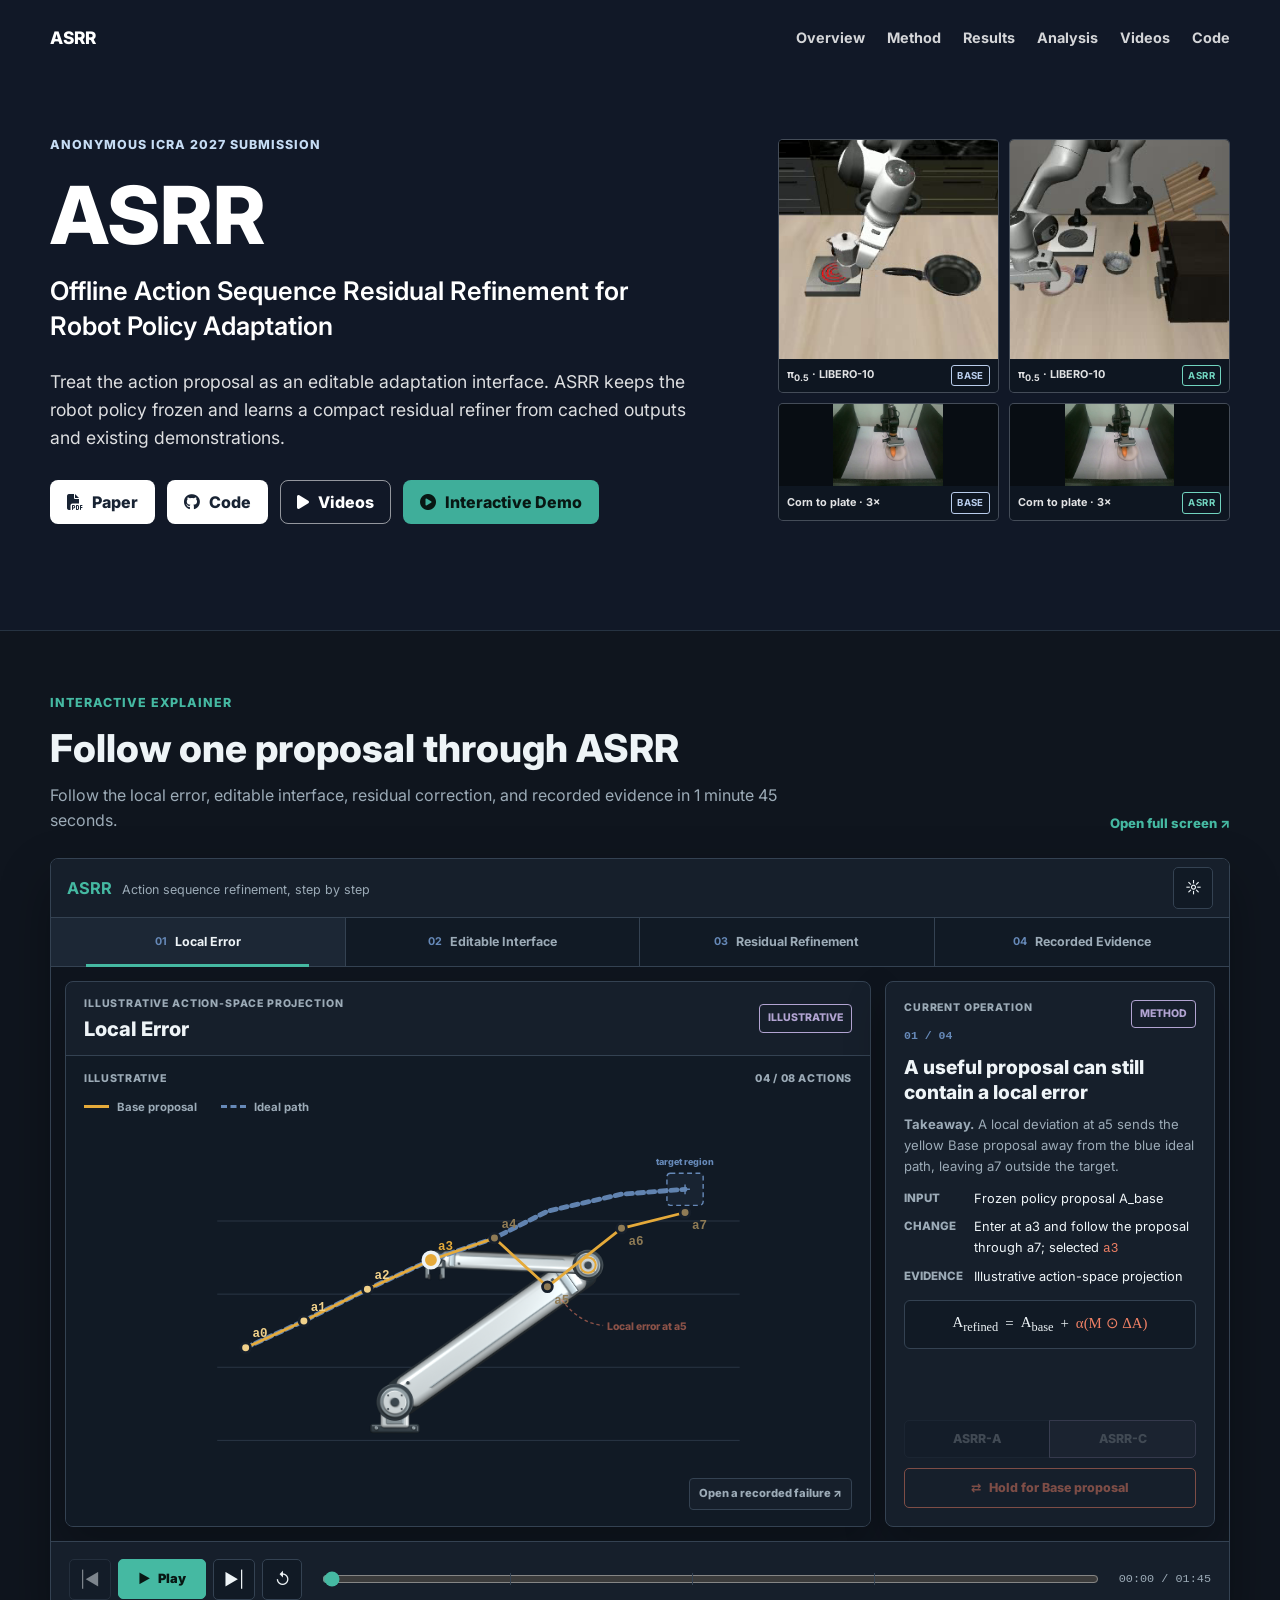
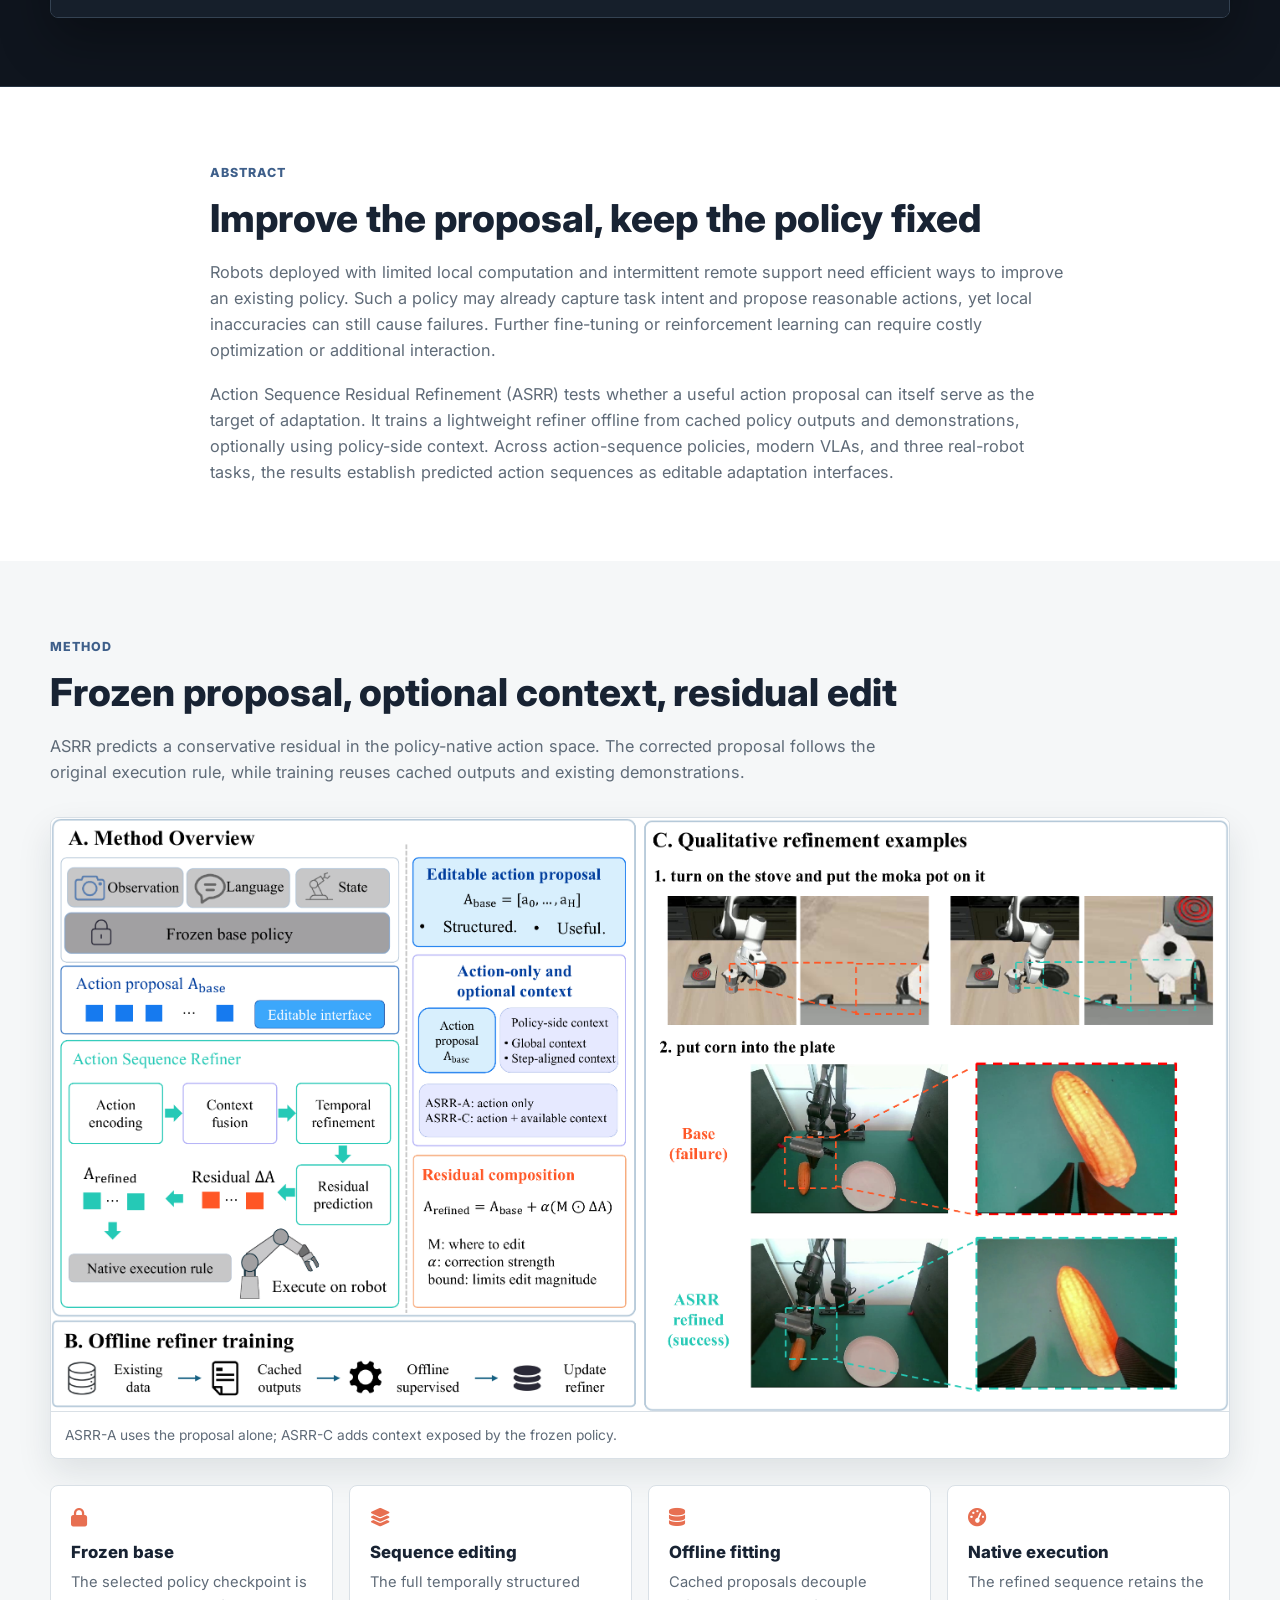
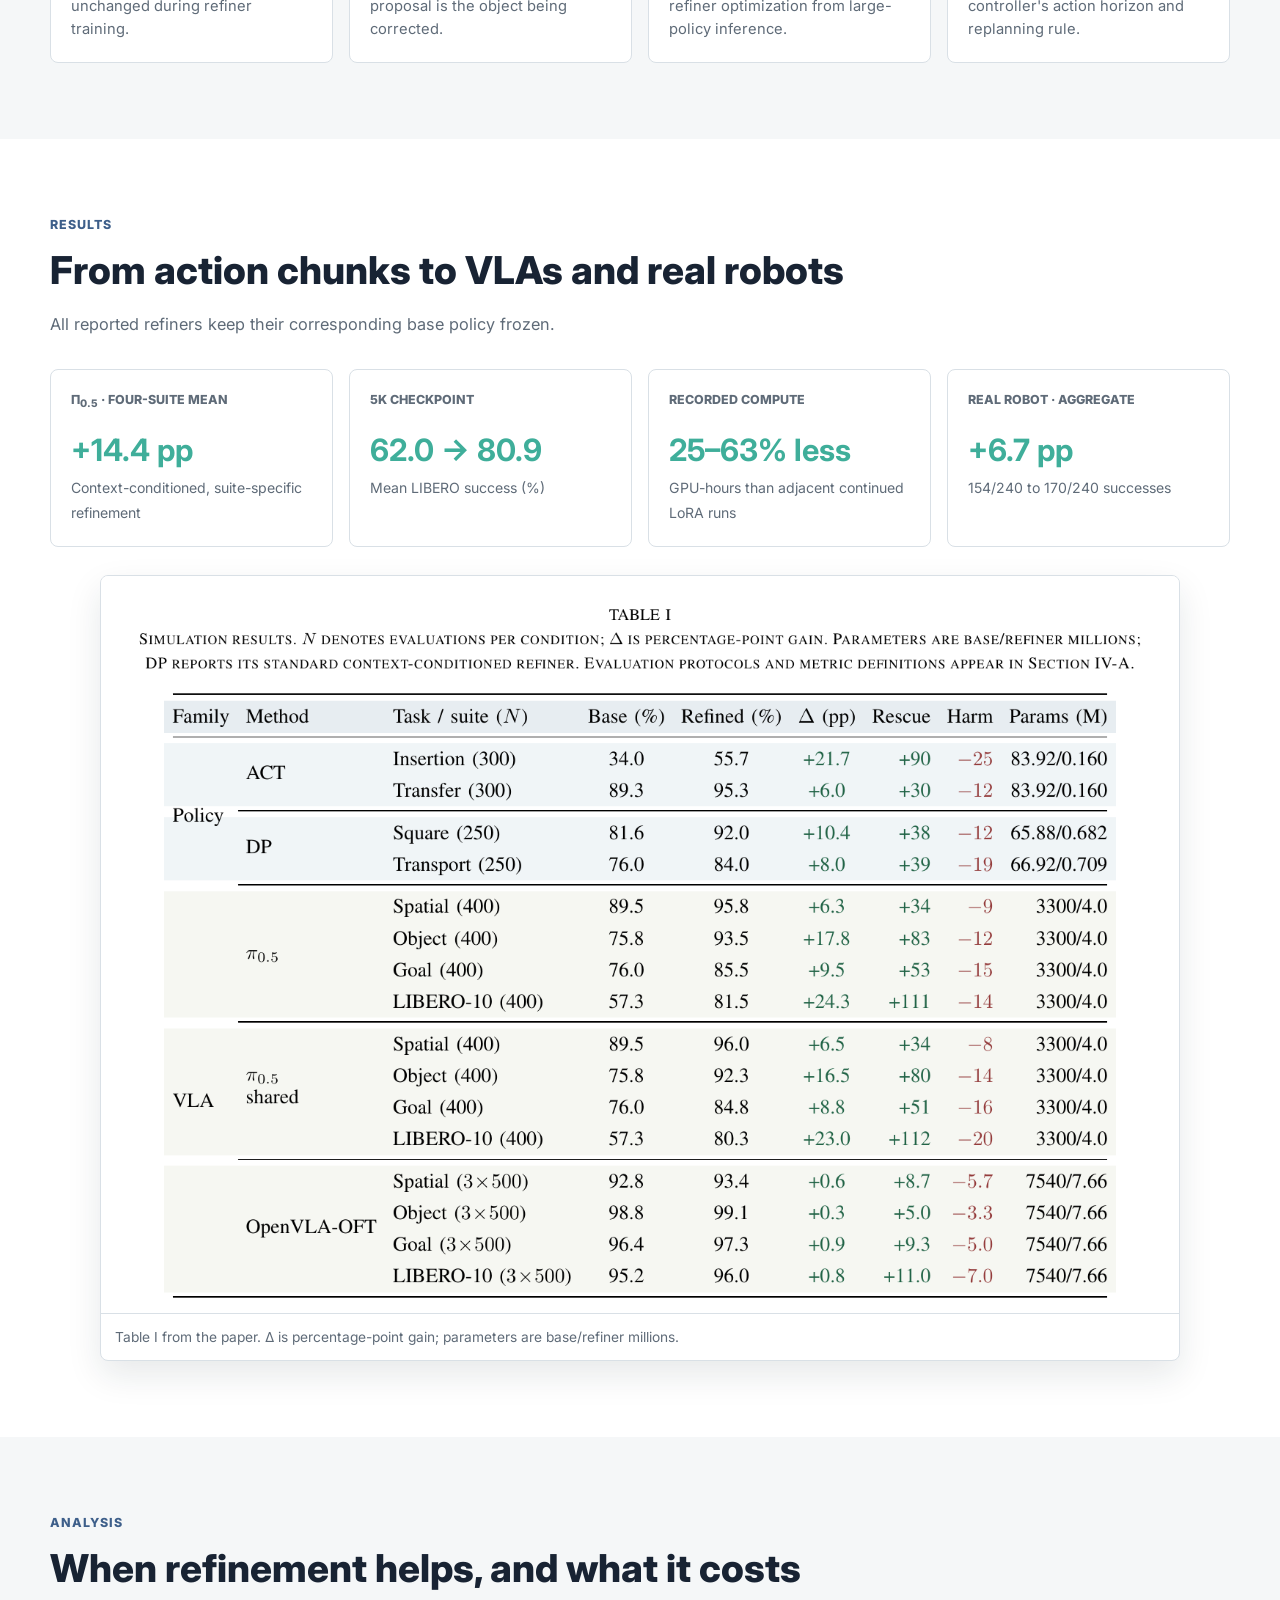
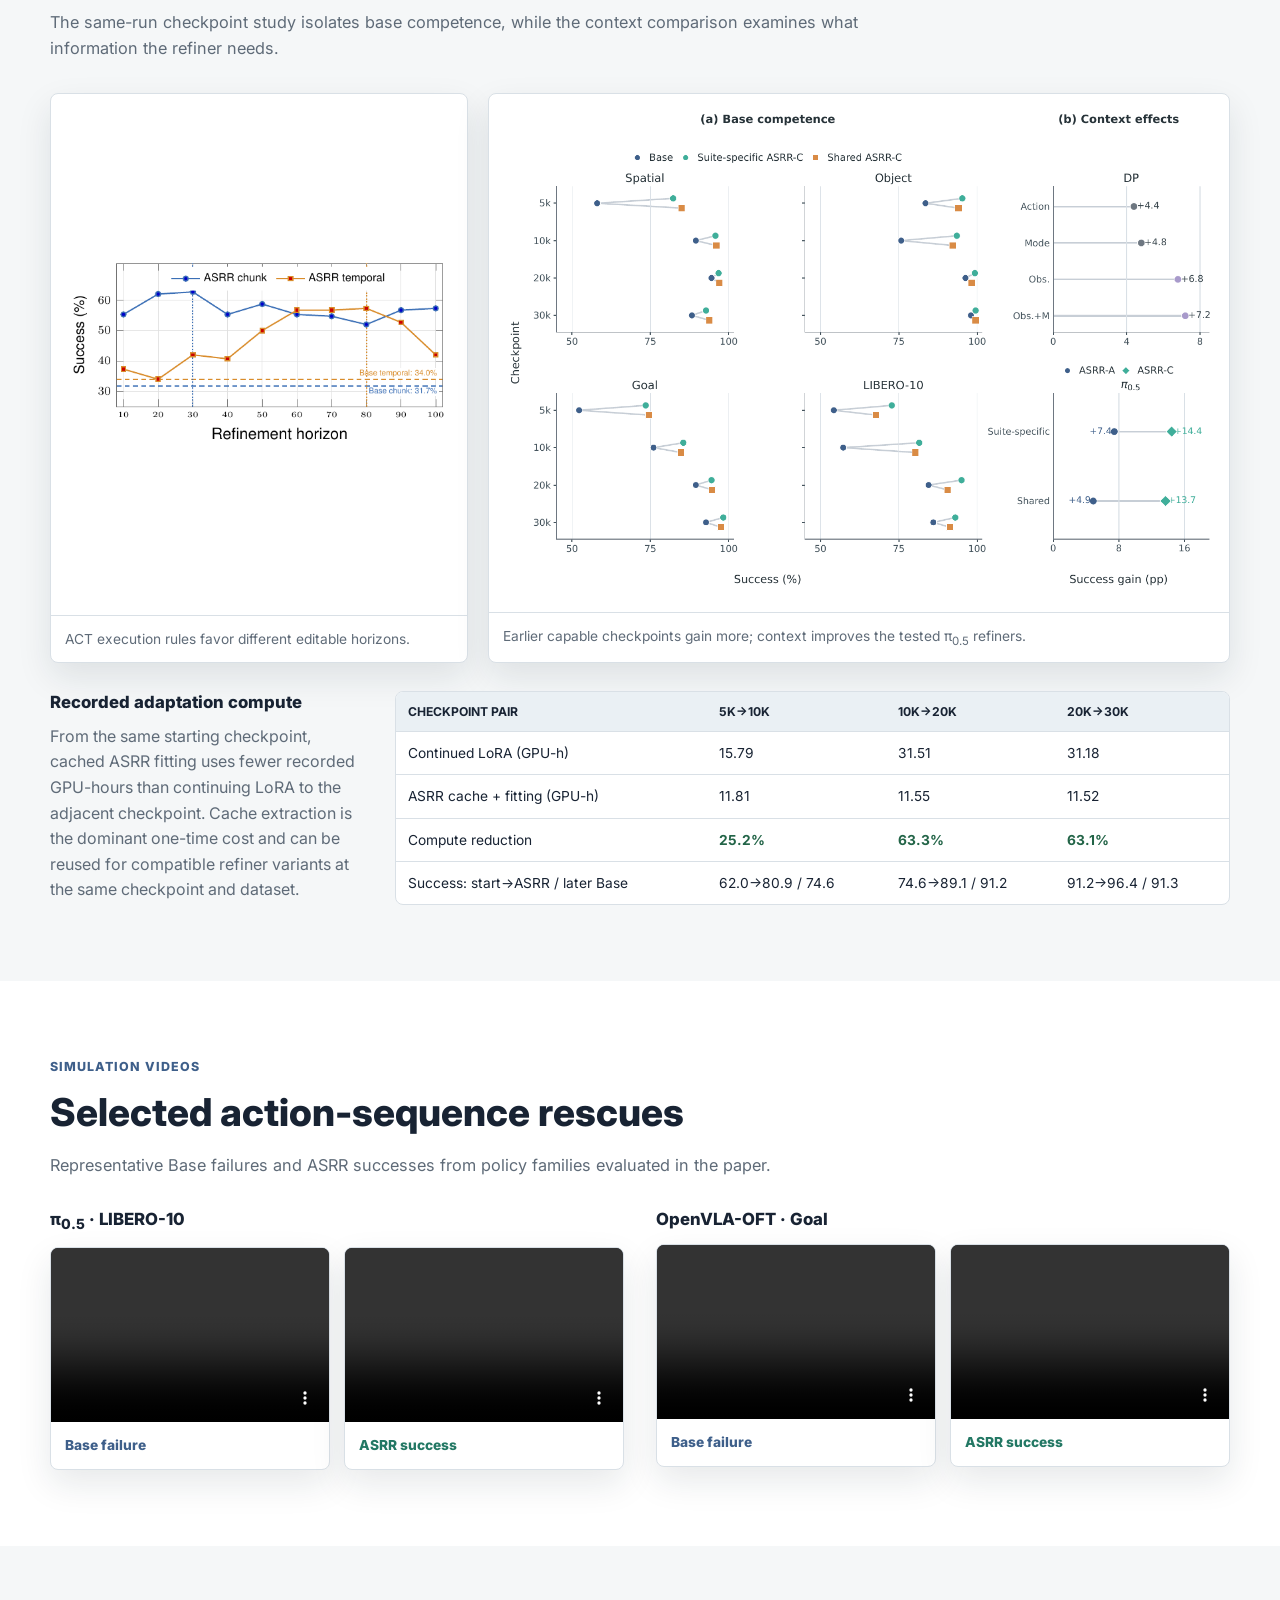
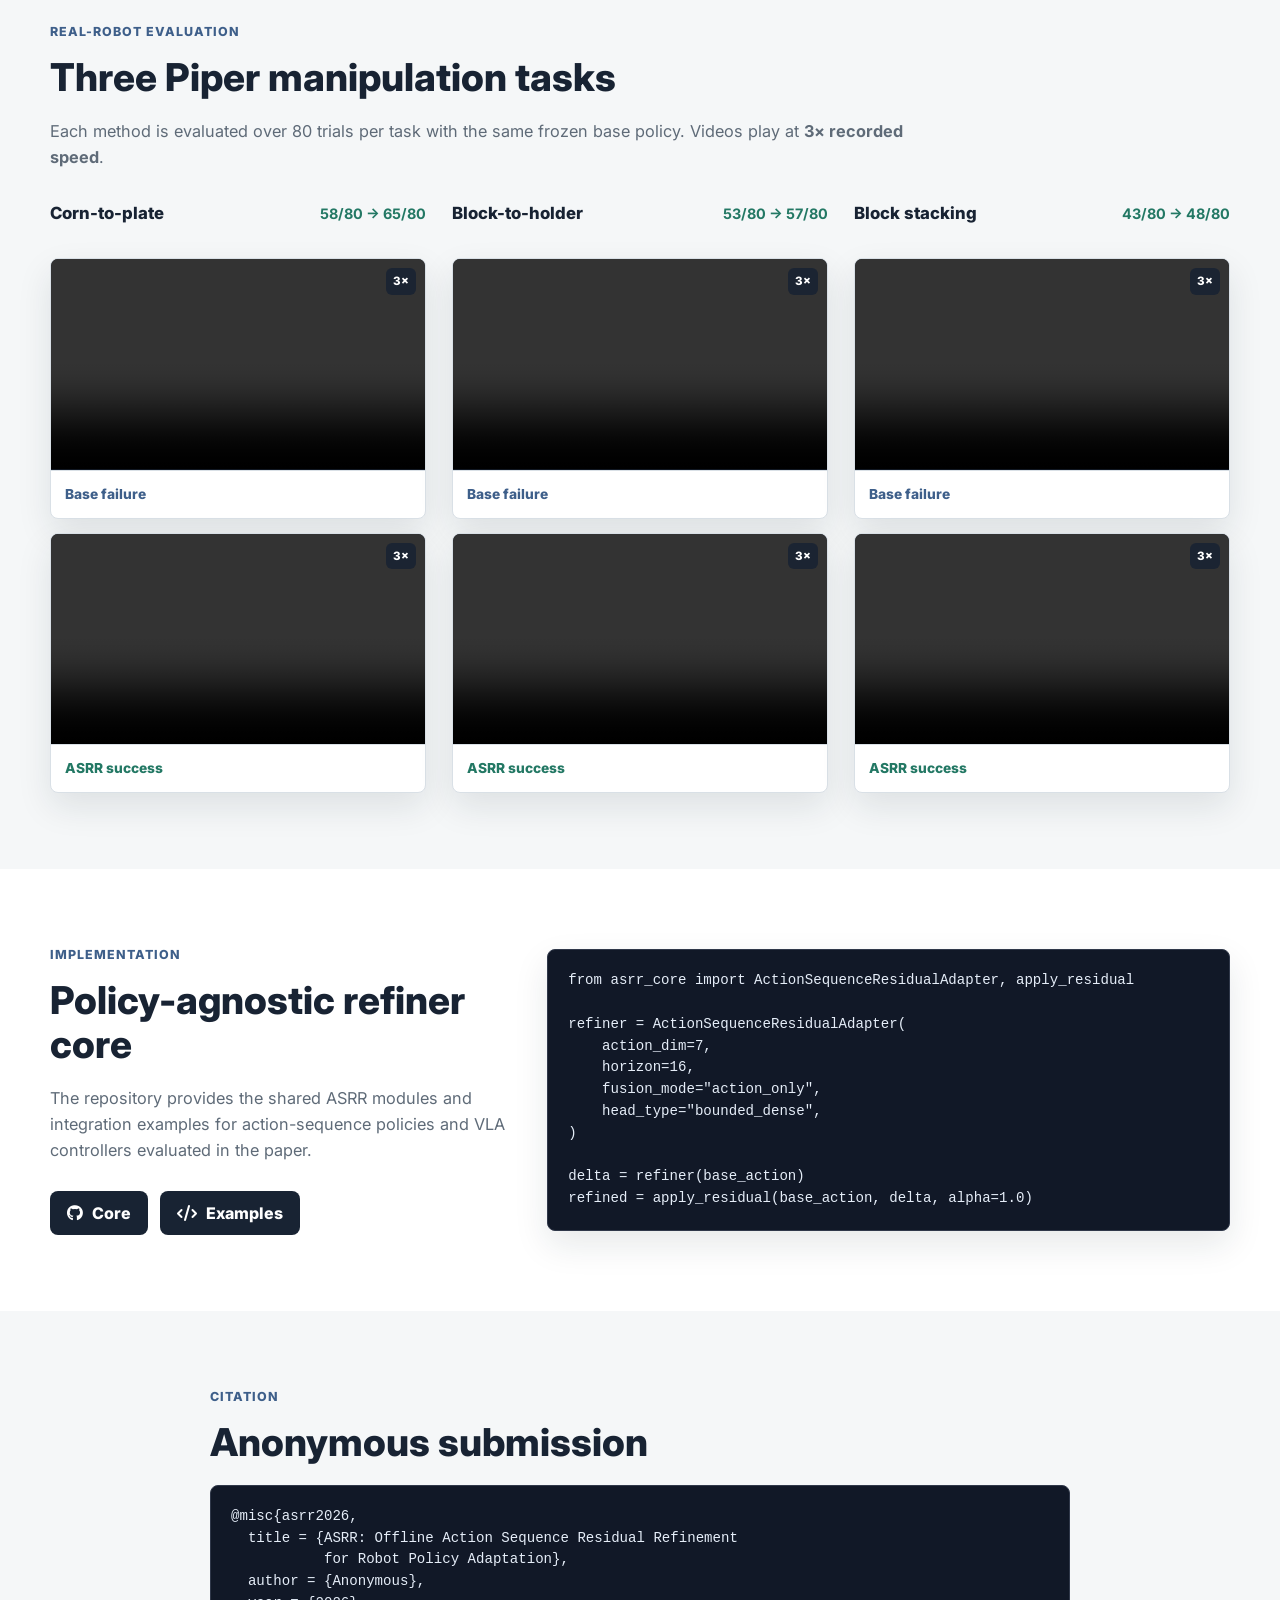
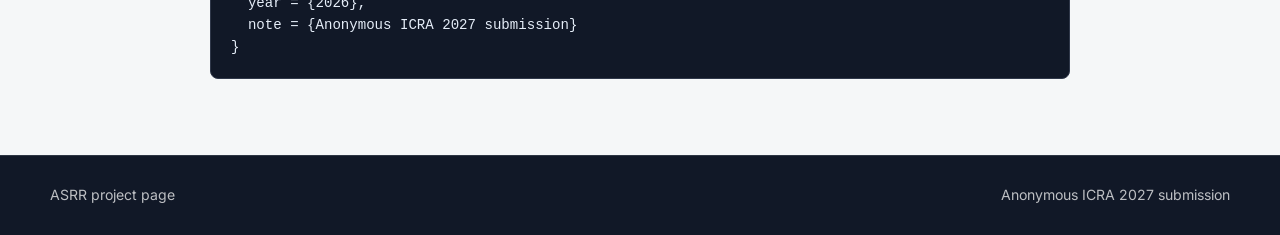
<file: docs/index.html>
<!DOCTYPE html>
<html lang="en">
<head>
  <meta charset="utf-8">
  <meta name="viewport" content="width=device-width, initial-scale=1">
  <meta name="title" content="ASRR: Offline Action Sequence Residual Refinement for Robot Policy Adaptation">
  <meta name="description" content="ASRR improves frozen robot policies by refining their predicted action sequences with a lightweight offline residual model.">
  <meta name="keywords" content="robotics, action sequence refinement, residual learning, policy adaptation, vision-language-action">
  <meta name="author" content="Anonymous ICRA 2027 Submission">
  <meta name="robots" content="index, follow">

  <meta property="og:type" content="article">
  <meta property="og:site_name" content="ASRR">
  <meta property="og:title" content="ASRR: Offline Action Sequence Residual Refinement for Robot Policy Adaptation">
  <meta property="og:description" content="Editable action proposals, lightweight offline refinement, and validation from action-sequence policies to VLAs and real robots.">
  <meta property="og:image" content="static/images/hero_rescue_refined_primary.png">
  <meta name="twitter:card" content="summary_large_image">
  <meta name="twitter:title" content="ASRR: Offline Action Sequence Residual Refinement">
  <meta name="twitter:description" content="A lightweight offline method for refining action proposals from frozen robot policies.">
  <meta name="twitter:image" content="static/images/hero_rescue_refined_primary.png">

  <title>ASRR | Project Page</title>
  <link rel="preconnect" href="https://fonts.googleapis.com">
  <link rel="preconnect" href="https://fonts.gstatic.com" crossorigin>
  <link href="https://fonts.googleapis.com/css2?family=Inter:wght@400;500;600;700;800&amp;display=swap" rel="stylesheet">
  <link rel="stylesheet" href="https://cdnjs.cloudflare.com/ajax/libs/font-awesome/6.5.1/css/all.min.css">
  <link rel="stylesheet" href="static/css/explainer.css">
  <link rel="stylesheet" href="static/css/site.css">
</head>
<body>
  <header class="hero">
    <nav class="nav" aria-label="Primary navigation">
      <a class="nav__brand" href="#">ASRR</a>
      <div class="nav__links">
        <a href="#abstract">Overview</a>
        <a href="#method">Method</a>
        <a href="#results">Results</a>
        <a href="#analysis">Analysis</a>
        <a href="#videos">Videos</a>
        <a href="#code">Code</a>
      </div>
    </nav>

    <div class="hero__body">
      <div class="hero__content">
        <p class="kicker">Anonymous ICRA 2027 Submission</p>
        <h1>ASRR</h1>
        <p class="hero__paper-title">Offline Action Sequence Residual Refinement for Robot Policy Adaptation</p>
        <p class="hero__summary">
          Treat the action proposal as an editable adaptation interface. ASRR keeps
          the robot policy frozen and learns a compact residual refiner from cached
          outputs and existing demonstrations.
        </p>
        <div class="button-row" aria-label="Project links">
          <a class="button button--primary" href="static/files/asrr_paper.pdf" target="_blank" rel="noopener">
            <i class="fa-solid fa-file-pdf" aria-hidden="true"></i><span>Paper</span>
          </a>
          <a class="button button--primary" href="https://github.com/anonymous-0525/ASRR" target="_blank" rel="noopener">
            <i class="fa-brands fa-github" aria-hidden="true"></i><span>Code</span>
          </a>
          <a class="button button--ghost" href="#videos">
            <i class="fa-solid fa-play" aria-hidden="true"></i><span>Videos</span>
          </a>
          <a class="button button--demo" href="explainer.html?autoplay=1">
            <i class="fa-solid fa-circle-play" aria-hidden="true"></i><span>Interactive Demo</span>
          </a>
        </div>
      </div>
      <div class="hero__mosaic" aria-label="ASRR simulation and real-robot examples">
        <figure class="hero__tile hero__tile--simulation">
          <video class="hero__tile-video" muted loop playsinline preload="metadata" poster="static/images/hero_sim_primary.png" src="static/videos/vla_rescues/pi05_libero10_base.mp4"></video>
          <figcaption><span>&pi;<sub>0.5</sub> · LIBERO-10</span><strong class="hero__tile-role hero__tile-role--base">Base</strong></figcaption>
        </figure>
        <figure class="hero__tile hero__tile--simulation">
          <video class="hero__tile-video" muted loop playsinline preload="metadata" poster="static/images/hero_rescue_refined_primary.png" src="static/videos/vla_rescues/pi05_libero10_asrr.mp4"></video>
          <figcaption><span>&pi;<sub>0.5</sub> · LIBERO-10</span><strong class="hero__tile-role hero__tile-role--asrr">ASRR</strong></figcaption>
        </figure>
        <figure class="hero__tile hero__tile--robot">
          <video class="hero__tile-video" muted loop playsinline preload="metadata" poster="static/images/hero_real_corn.png" data-hero-playback-rate="3" data-hero-start-time="8" data-hero-end-time="38" src="static/videos/real_robot_tasks/corn_to_plate_base.mp4"></video>
          <figcaption><span>Corn to plate · 3&times;</span><strong class="hero__tile-role hero__tile-role--base">Base</strong></figcaption>
        </figure>
        <figure class="hero__tile hero__tile--robot">
          <video class="hero__tile-video" muted loop playsinline preload="metadata" poster="static/images/hero_real_corn.png" data-hero-playback-rate="3" data-hero-start-time="8" data-hero-end-time="38" src="static/videos/real_robot_tasks/corn_to_plate_asrr.mp4"></video>
          <figcaption><span>Corn to plate · 3&times;</span><strong class="hero__tile-role hero__tile-role--asrr">ASRR</strong></figcaption>
        </figure>
      </div>
    </div>
  </header>

  <main>
    <section class="explainer-band" id="interactive-explainer" data-explainer-root="embedded" aria-labelledby="embedded-explainer-title">
      <div class="container">
        <div class="explainer-band__heading">
          <div>
            <p class="eyebrow">Interactive explainer</p>
            <h2 id="embedded-explainer-title">Follow one proposal through ASRR</h2>
            <p>Follow the local error, editable interface, residual correction, and recorded evidence in 1 minute 45 seconds.</p>
          </div>
          <a class="explainer-band__standalone" href="explainer.html">Open full screen <span aria-hidden="true">&#8599;</span></a>
        </div>

        <div class="explainer-app">
          <header class="app-header">
            <div class="app-title"><strong>ASRR</strong><span>Action sequence refinement, step by step</span></div>
            <button id="theme-toggle" class="icon-command" type="button" aria-label="Switch to light theme" title="Switch theme" disabled><span aria-hidden="true">&#9788;</span></button>
          </header>

          <nav id="chapter-tabs" class="chapter-tabs" aria-label="Explainer chapters">
            <button type="button" data-chapter-index="0" aria-current="step" disabled><span>01</span>Local Error</button>
            <button type="button" data-chapter-index="1" disabled><span>02</span>Editable Interface</button>
            <button type="button" data-chapter-index="2" disabled><span>03</span>Residual Refinement</button>
            <button type="button" data-chapter-index="3" disabled><span>04</span>Recorded Evidence</button>
          </nav>

          <div class="workbench">
            <section class="stage-panel" aria-labelledby="stage-heading">
              <div class="panel-heading">
                <div><p class="overline">Illustrative action-space projection</p><h1 id="stage-heading">A useful proposal with one local error</h1></div>
                <span class="evidence-label evidence-label--illustrative">Illustrative</span>
              </div>
              <div id="stage" class="stage-viewport" tabindex="0" aria-label="ASRR animated explanation stage">
                <svg class="stage-fallback" viewBox="0 0 900 480" role="img" aria-labelledby="embedded-fallback-title embedded-fallback-desc">
                  <title id="embedded-fallback-title">Base and refined action trajectories</title>
                  <desc id="embedded-fallback-desc">A base action sequence approaches a target with a local error. A bounded residual moves the selected action toward a refined trajectory.</desc>
                  <path class="fallback-grid" d="M70 390H840M70 310H840M70 230H840M70 150H840M170 70V420M330 70V420M490 70V420M650 70V420M810 70V420"></path>
                  <path class="fallback-base" d="M95 365 C250 315 350 250 475 220 S650 240 795 115"></path>
                  <path class="fallback-refined" d="M95 365 C250 315 350 250 475 220 S650 170 795 115"></path>
                  <path class="fallback-residual" d="M620 224 L638 169"></path>
                  <circle class="fallback-error" cx="620" cy="224" r="12"></circle>
                  <circle class="fallback-target" cx="795" cy="115" r="20"></circle>
                </svg>
              </div>
            </section>

            <aside id="inspector" class="inspector" aria-label="Current ASRR operation">
              <div class="inspector__header"><p class="overline">Current operation</p><span class="chapter-index">01 / 04</span></div>
              <h2>Locate the execution error</h2>
              <p class="inspector__takeaway">Most of the predicted sequence is already useful. The highlighted timestep introduces a local deviation near task completion.</p>
              <dl class="operation-list">
                <div><dt>Input</dt><dd>Frozen policy proposal <var>A<sub>base</sub></var></dd></div>
                <div><dt>Change</dt><dd>Enter the proposal at timestep <code>a3</code></dd></div>
                <div><dt>Evidence</dt><dd>Teaching values, not exported activations</dd></div>
              </dl>
              <div class="inspector__formula" aria-label="ASRR composition formula"><span>A<sub>refined</sub></span><span>=</span><span>A<sub>base</sub></span><span>+</span><span class="formula-residual">&alpha;(M &#8857; &Delta;A)</span></div>
              <div id="variant-toggle" class="segmented-control" aria-label="Refiner input variant">
                <button type="button" data-variant="A" aria-pressed="false" disabled>ASRR-A</button>
                <button type="button" data-variant="C" aria-pressed="true" disabled>ASRR-C</button>
              </div>
              <button id="before-after" class="hold-command" type="button" aria-pressed="false" disabled><span aria-hidden="true">&#8644;</span>Hold for Base proposal</button>
            </aside>
          </div>

          <div class="playback" aria-label="Guided tour playback">
            <div class="playback__commands">
              <button id="previous-chapter" class="icon-command" type="button" aria-label="Previous chapter" title="Previous chapter" disabled><span aria-hidden="true">&#124;&#9664;</span></button>
              <button id="play-toggle" class="play-command" type="button" aria-label="Play guided tour" disabled><span aria-hidden="true">&#9654;</span><span>Play</span></button>
              <button id="next-chapter" class="icon-command" type="button" aria-label="Next chapter" title="Next chapter" disabled><span aria-hidden="true">&#9654;&#124;</span></button>
              <button id="replay-chapter" class="icon-command" type="button" aria-label="Replay current chapter" title="Replay chapter" disabled><span aria-hidden="true">&#8634;</span></button>
            </div>
            <label class="timeline-wrap" for="tour-timeline"><span class="sr-only">Tour timeline</span><input id="tour-timeline" type="range" min="0" max="105000" value="0" step="100" disabled><span class="timeline-chapters" aria-hidden="true"><i></i><i></i><i></i></span></label>
            <output id="elapsed-time" class="elapsed-time" for="tour-timeline">00:00 / 01:45</output>
          </div>
        </div>

        <dialog id="media-dialog" class="media-dialog" aria-labelledby="media-dialog-title">
          <div class="dialog-heading"><div><p class="overline">Recorded execution</p><h2 id="media-dialog-title">Evidence comparison</h2></div><button class="icon-command" type="button" data-dialog-close aria-label="Close evidence comparison" title="Close"><span aria-hidden="true">&#10005;</span></button></div>
          <div id="media-pair" class="media-pair"></div>
          <p id="media-status" class="media-status" role="status">Select an evidence case to load its recorded Base and ASRR rollouts.</p>
          <button id="media-retry" class="retry-command" type="button" hidden>Retry media</button>
        </dialog>
        <p id="tour-status" class="sr-only" aria-live="polite">ASRR explainer ready.</p>
      </div>
    </section>

    <section class="section" id="abstract">
      <div class="container content-narrow">
        <p class="eyebrow">Abstract</p>
        <h2>Improve the proposal, keep the policy fixed</h2>
        <p>
          Robots deployed with limited local computation and intermittent remote
          support need efficient ways to improve an existing policy. Such a policy
          may already capture task intent and propose reasonable actions, yet local
          inaccuracies can still cause failures. Further fine-tuning or reinforcement
          learning can require costly optimization or additional interaction.
        </p>
        <p>
          Action Sequence Residual Refinement (ASRR) tests whether a useful action
          proposal can itself serve as the target of adaptation. It trains a
          lightweight refiner offline from cached policy outputs and demonstrations,
          optionally using policy-side context. Across action-sequence policies,
          modern VLAs, and three real-robot tasks, the results establish predicted
          action sequences as editable adaptation interfaces.
        </p>
      </div>
    </section>

    <section class="section section--light" id="method">
      <div class="container">
        <div class="section-heading">
          <p class="eyebrow">Method</p>
          <h2>Frozen proposal, optional context, residual edit</h2>
          <p>
            ASRR predicts a conservative residual in the policy-native action space.
            The corrected proposal follows the original execution rule, while
            training reuses cached outputs and existing demonstrations.
          </p>
        </div>
        <figure class="paper-figure paper-figure--method">
          <img src="static/images/figure2_method.png" alt="ASRR method overview, offline refiner training, and qualitative refinement examples">
          <figcaption>ASRR-A uses the proposal alone; ASRR-C adds context exposed by the frozen policy.</figcaption>
        </figure>
        <div class="feature-grid">
          <article class="feature-card"><i class="fa-solid fa-lock" aria-hidden="true"></i><h3>Frozen base</h3><p>The selected policy checkpoint is unchanged during refiner training.</p></article>
          <article class="feature-card"><i class="fa-solid fa-layer-group" aria-hidden="true"></i><h3>Sequence editing</h3><p>The full temporally structured proposal is the object being corrected.</p></article>
          <article class="feature-card"><i class="fa-solid fa-database" aria-hidden="true"></i><h3>Offline fitting</h3><p>Cached proposals decouple refiner optimization from large-policy inference.</p></article>
          <article class="feature-card"><i class="fa-solid fa-gauge-high" aria-hidden="true"></i><h3>Native execution</h3><p>The refined sequence retains the controller's action horizon and replanning rule.</p></article>
        </div>
      </div>
    </section>

    <section class="section" id="results">
      <div class="container">
        <div class="section-heading">
          <p class="eyebrow">Results</p>
          <h2>From action chunks to VLAs and real robots</h2>
          <p>All reported refiners keep their corresponding base policy frozen.</p>
        </div>
        <div class="metric-grid" aria-label="ASRR headline results">
          <article class="metric-card"><span class="metric-card__label">&pi;<sub>0.5</sub> · four-suite mean</span><strong>+14.4 pp</strong><span>Context-conditioned, suite-specific refinement</span></article>
          <article class="metric-card"><span class="metric-card__label">5k checkpoint</span><strong>62.0 → 80.9</strong><span>Mean LIBERO success (%)</span></article>
          <article class="metric-card"><span class="metric-card__label">Recorded compute</span><strong>25–63% less</strong><span>GPU-hours than adjacent continued LoRA runs</span></article>
          <article class="metric-card"><span class="metric-card__label">Real robot · aggregate</span><strong>+6.7 pp</strong><span>154/240 to 170/240 successes</span></article>
        </div>

        <figure class="paper-figure paper-table">
          <img src="static/images/table1_simulation_results.png" alt="Table I from the paper: simulation results for ACT, Diffusion Policy, pi0.5 suite-specific and shared refiners, and OpenVLA-OFT">
          <figcaption>Table I from the paper. &Delta; is percentage-point gain; parameters are base/refiner millions.</figcaption>
        </figure>
      </div>
    </section>

    <section class="section section--light" id="analysis">
      <div class="container">
        <div class="section-heading">
          <p class="eyebrow">Analysis</p>
          <h2>When refinement helps, and what it costs</h2>
          <p>The same-run checkpoint study isolates base competence, while the context comparison examines what information the refiner needs.</p>
        </div>
        <div class="analysis-grid">
          <figure class="paper-figure">
            <img src="static/images/figure3_act_horizon.png" alt="ACT success across refinement horizons under direct chunk execution and temporal aggregation">
            <figcaption>ACT execution rules favor different editable horizons.</figcaption>
          </figure>
          <figure class="paper-figure">
            <img src="static/images/figure4_checkpoint_context.png" alt="Pi0.5 base competence and action-only versus context-conditioned refinement comparisons">
            <figcaption>Earlier capable checkpoints gain more; context improves the tested &pi;<sub>0.5</sub> refiners.</figcaption>
          </figure>
        </div>
        <div class="cost-block">
          <div class="cost-block__text">
            <h3>Recorded adaptation compute</h3>
            <p>From the same starting checkpoint, cached ASRR fitting uses fewer recorded GPU-hours than continuing LoRA to the adjacent checkpoint. Cache extraction is the dominant one-time cost and can be reused for compatible refiner variants at the same checkpoint and dataset.</p>
          </div>
          <div class="table-wrap table-wrap--compact">
            <table class="cost-table">
              <thead><tr><th>Checkpoint pair</th><th>5k→10k</th><th>10k→20k</th><th>20k→30k</th></tr></thead>
              <tbody>
                <tr><td>Continued LoRA (GPU-h)</td><td>15.79</td><td>31.51</td><td>31.18</td></tr>
                <tr><td>ASRR cache + fitting (GPU-h)</td><td>11.81</td><td>11.55</td><td>11.52</td></tr>
                <tr><td>Compute reduction</td><td><strong>25.2%</strong></td><td><strong>63.3%</strong></td><td><strong>63.1%</strong></td></tr>
                <tr><td>Success: start→ASRR / later Base</td><td>62.0→80.9 / 74.6</td><td>74.6→89.1 / 91.2</td><td>91.2→96.4 / 91.3</td></tr>
              </tbody>
            </table>
          </div>
        </div>
      </div>
    </section>

    <section class="section" id="videos">
      <div class="container">
        <div class="section-heading"><p class="eyebrow">Simulation videos</p><h2>Selected action-sequence rescues</h2><p>Representative Base failures and ASRR successes from policy families evaluated in the paper.</p></div>
        <div class="method-video-grid">
          <section class="video-group" aria-labelledby="pi05-video-title">
            <h3 id="pi05-video-title">&pi;<sub>0.5</sub> · LIBERO-10</h3>
            <div class="video-pair">
              <figure class="video-card"><video controls muted playsinline preload="none" src="static/videos/vla_rescues/pi05_libero10_base.mp4"></video><figcaption><span class="status status--base">Base failure</span></figcaption></figure>
              <figure class="video-card"><video controls muted playsinline preload="none" src="static/videos/vla_rescues/pi05_libero10_asrr.mp4"></video><figcaption><span class="status status--asrr">ASRR success</span></figcaption></figure>
            </div>
          </section>
          <section class="video-group" aria-labelledby="openvla-video-title">
            <h3 id="openvla-video-title">OpenVLA-OFT · Goal</h3>
            <div class="video-pair">
              <figure class="video-card"><video controls muted playsinline preload="none" src="static/videos/vla_rescues/openvla_oft_goal_primary_base.mp4"></video><figcaption><span class="status status--base">Base failure</span></figcaption></figure>
              <figure class="video-card"><video controls muted playsinline preload="none" src="static/videos/vla_rescues/openvla_oft_goal_primary_refined.mp4"></video><figcaption><span class="status status--asrr">ASRR success</span></figcaption></figure>
            </div>
          </section>
        </div>
      </div>
    </section>

    <section class="section section--light" id="real-robot">
      <div class="container">
        <div class="section-heading"><p class="eyebrow">Real-robot evaluation</p><h2>Three Piper manipulation tasks</h2><p>Each method is evaluated over 80 trials per task with the same frozen base policy. Videos play at <strong>3× recorded speed</strong>.</p></div>
        <div class="robot-task-grid">
          <section class="robot-task" aria-labelledby="corn-title">
            <div class="task-heading"><h3 id="corn-title">Corn-to-plate</h3><strong>58/80 → 65/80</strong></div>
            <figure class="video-card video-card--robot"><div class="video-shell"><video controls muted playsinline preload="none" data-playback-rate="3" src="static/videos/real_robot_tasks/corn_to_plate_base.mp4"></video><span class="speed-badge">3×</span></div><figcaption><span class="status status--base">Base failure</span></figcaption></figure>
            <figure class="video-card video-card--robot"><div class="video-shell"><video controls muted playsinline preload="none" data-playback-rate="3" src="static/videos/real_robot_tasks/corn_to_plate_asrr.mp4"></video><span class="speed-badge">3×</span></div><figcaption><span class="status status--asrr">ASRR success</span></figcaption></figure>
          </section>
          <section class="robot-task" aria-labelledby="holder-title">
            <div class="task-heading"><h3 id="holder-title">Block-to-holder</h3><strong>53/80 → 57/80</strong></div>
            <figure class="video-card video-card--robot"><div class="video-shell"><video controls muted playsinline preload="none" data-playback-rate="3" src="static/videos/real_robot_tasks/block_to_holder_base.mp4"></video><span class="speed-badge">3×</span></div><figcaption><span class="status status--base">Base failure</span></figcaption></figure>
            <figure class="video-card video-card--robot"><div class="video-shell"><video controls muted playsinline preload="none" data-playback-rate="3" src="static/videos/real_robot_tasks/block_to_holder_asrr.mp4"></video><span class="speed-badge">3×</span></div><figcaption><span class="status status--asrr">ASRR success</span></figcaption></figure>
          </section>
          <section class="robot-task" aria-labelledby="stack-title">
            <div class="task-heading"><h3 id="stack-title">Block stacking</h3><strong>43/80 → 48/80</strong></div>
            <figure class="video-card video-card--robot"><div class="video-shell"><video controls muted playsinline preload="none" data-playback-rate="3" src="static/videos/real_robot_tasks/block_stacking_base.mp4"></video><span class="speed-badge">3×</span></div><figcaption><span class="status status--base">Base failure</span></figcaption></figure>
            <figure class="video-card video-card--robot"><div class="video-shell"><video controls muted playsinline preload="none" data-playback-rate="3" src="static/videos/real_robot_tasks/block_stacking_asrr.mp4"></video><span class="speed-badge">3×</span></div><figcaption><span class="status status--asrr">ASRR success</span></figcaption></figure>
          </section>
        </div>
      </div>
    </section>

    <section class="section" id="code">
      <div class="container code-layout">
        <div><p class="eyebrow">Implementation</p><h2>Policy-agnostic refiner core</h2><p class="code-copy">The repository provides the shared ASRR modules and integration examples for action-sequence policies and VLA controllers evaluated in the paper.</p><div class="button-row"><a class="button button--ink" href="https://github.com/anonymous-0525/ASRR/tree/main/asrr_core" target="_blank" rel="noopener"><i class="fa-brands fa-github" aria-hidden="true"></i><span>Core</span></a><a class="button button--ink" href="https://github.com/anonymous-0525/ASRR/tree/main/examples" target="_blank" rel="noopener"><i class="fa-solid fa-code" aria-hidden="true"></i><span>Examples</span></a></div></div>
        <pre class="code-block"><code>from asrr_core import ActionSequenceResidualAdapter, apply_residual

refiner = ActionSequenceResidualAdapter(
    action_dim=7,
    horizon=16,
    fusion_mode="action_only",
    head_type="bounded_dense",
)

delta = refiner(base_action)
refined = apply_residual(base_action, delta, alpha=1.0)</code></pre>
      </div>
    </section>

    <section class="section section--light" id="citation">
      <div class="container content-narrow">
        <p class="eyebrow">Citation</p><h2>Anonymous submission</h2>
        <pre class="code-block code-block--compact"><code>@misc{asrr2026,
  title = {ASRR: Offline Action Sequence Residual Refinement
           for Robot Policy Adaptation},
  author = {Anonymous},
  year = {2026},
  note = {Anonymous ICRA 2027 submission}
}</code></pre>
      </div>
    </section>
  </main>

  <footer class="footer"><div class="container footer__inner"><span>ASRR project page</span><span>Anonymous ICRA 2027 submission</span></div></footer>
  <script type="module" src="static/js/site.js"></script>
</body>
</html>
</file>
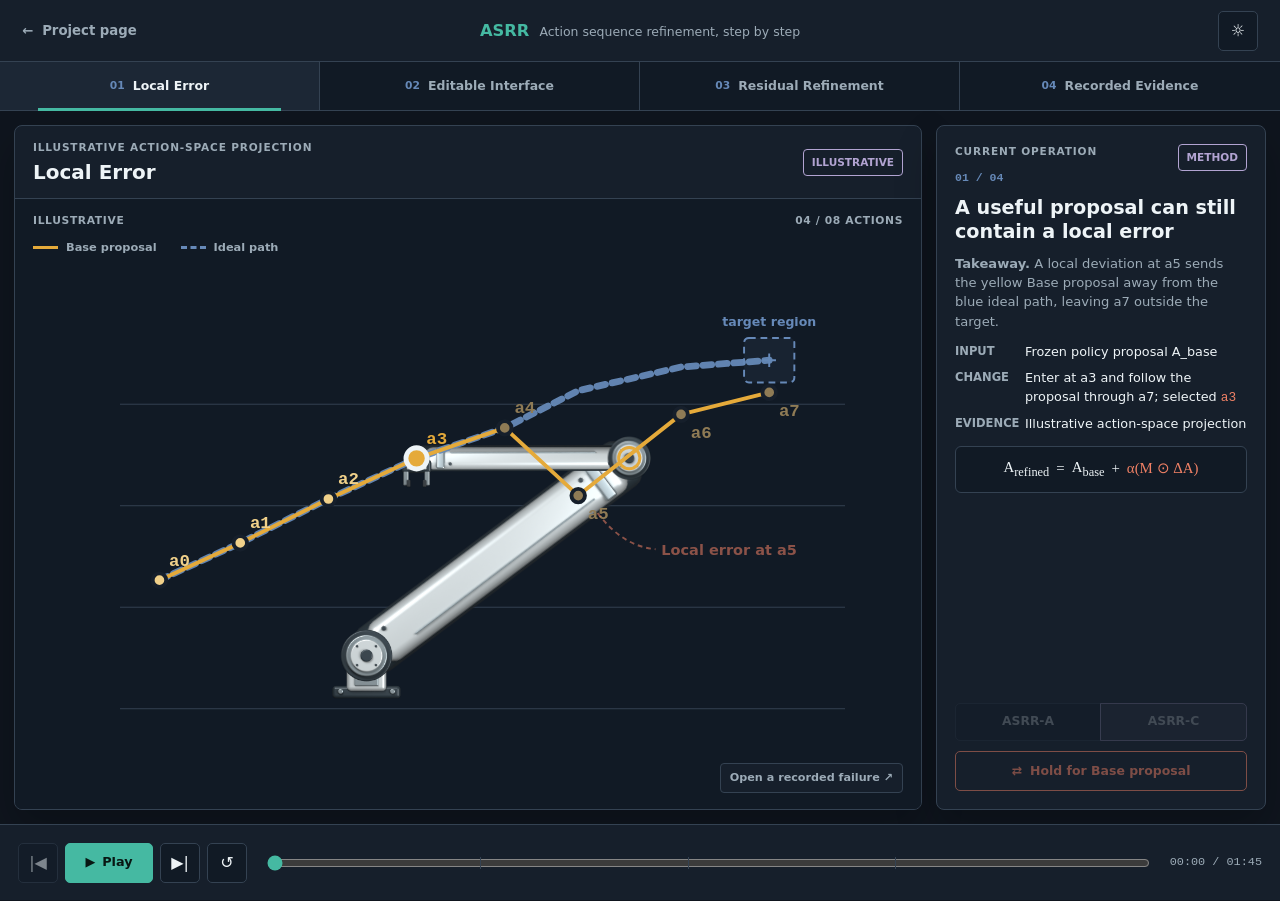
<file: docs/explainer.html>
<!DOCTYPE html>
<html lang="en" data-theme="dark">
<head>
  <meta charset="utf-8">
  <meta name="viewport" content="width=device-width, initial-scale=1">
  <meta name="description" content="A 105-second interactive explanation of Action Sequence Residual Refinement.">
  <meta name="author" content="Anonymous ICRA 2027 Submission">
  <title>Explore ASRR</title>
  <link rel="stylesheet" href="static/css/explainer.css">
</head>
<body data-explainer-root="standalone" data-explainer-auto>
  <div class="explainer-app">
    <header class="app-header">
      <a class="back-link" href="index.html" aria-label="Return to the ASRR project page">
        <span aria-hidden="true">&#8592;</span>
        <span>Project page</span>
      </a>
      <div class="app-title">
        <strong>ASRR</strong>
        <span>Action sequence refinement, step by step</span>
      </div>
      <button id="theme-toggle" class="icon-command" type="button" aria-label="Switch to light theme" title="Switch theme" disabled>
        <span aria-hidden="true">&#9788;</span>
      </button>
    </header>

    <nav id="chapter-tabs" class="chapter-tabs" aria-label="Explainer chapters">
      <button type="button" data-chapter-index="0" aria-current="step" disabled><span>01</span>Local Error</button>
      <button type="button" data-chapter-index="1" disabled><span>02</span>Editable Interface</button>
      <button type="button" data-chapter-index="2" disabled><span>03</span>Residual Refinement</button>
      <button type="button" data-chapter-index="3" disabled><span>04</span>Recorded Evidence</button>
    </nav>

    <main class="workbench">
      <section class="stage-panel" aria-labelledby="stage-heading">
        <div class="panel-heading">
          <div>
            <p class="overline">Illustrative action-space projection</p>
            <h1 id="stage-heading">A useful proposal with one local error</h1>
          </div>
          <span class="evidence-label evidence-label--illustrative">Illustrative</span>
        </div>
        <div id="stage" class="stage-viewport" tabindex="0" aria-label="ASRR animated explanation stage">
          <svg class="stage-fallback" viewBox="0 0 900 480" role="img" aria-labelledby="fallback-title fallback-desc">
            <title id="fallback-title">Base and refined action trajectories</title>
            <desc id="fallback-desc">A base action sequence approaches a target with a local error. A bounded residual moves the selected action toward a refined trajectory.</desc>
            <path class="fallback-grid" d="M70 390H840M70 310H840M70 230H840M70 150H840M170 70V420M330 70V420M490 70V420M650 70V420M810 70V420"/>
            <path class="fallback-base" d="M95 365 C250 315 350 250 475 220 S650 240 795 115"/>
            <path class="fallback-refined" d="M95 365 C250 315 350 250 475 220 S650 170 795 115"/>
            <path class="fallback-residual" d="M620 224 L638 169"/>
            <circle class="fallback-error" cx="620" cy="224" r="12"/>
            <circle class="fallback-target" cx="795" cy="115" r="20"/>
          </svg>
          <noscript><p class="stage-message">Enable JavaScript to play and inspect the guided explanation.</p></noscript>
        </div>
      </section>

      <aside id="inspector" class="inspector" aria-label="Current ASRR operation">
        <div class="inspector__header">
          <p class="overline">Current operation</p>
          <span class="chapter-index">01 / 04</span>
        </div>
        <h2>Locate the execution error</h2>
        <p class="inspector__takeaway">Most of the predicted sequence is already useful. The highlighted timestep introduces a local deviation near task completion.</p>

        <dl class="operation-list">
          <div><dt>Input</dt><dd>Frozen policy proposal <var>A<sub>base</sub></var></dd></div>
          <div><dt>Change</dt><dd>Enter the proposal at timestep <code>a3</code></dd></div>
          <div><dt>Evidence</dt><dd>Teaching values, not exported activations</dd></div>
        </dl>

        <div class="inspector__formula" aria-label="ASRR composition formula">
          <span>A<sub>refined</sub></span>
          <span>=</span>
          <span>A<sub>base</sub></span>
          <span>+</span>
          <span class="formula-residual">&alpha;(M &#8857; &Delta;A)</span>
        </div>

        <div id="variant-toggle" class="segmented-control" aria-label="Refiner input variant">
          <button type="button" data-variant="A" aria-pressed="false" disabled>ASRR-A</button>
          <button type="button" data-variant="C" aria-pressed="true" disabled>ASRR-C</button>
        </div>

        <button id="before-after" class="hold-command" type="button" aria-pressed="false" disabled>
          <span aria-hidden="true">&#8644;</span>
          Hold for Base proposal
        </button>
      </aside>
    </main>

    <footer class="playback" aria-label="Guided tour playback">
      <div class="playback__commands">
        <button id="previous-chapter" class="icon-command" type="button" aria-label="Previous chapter" title="Previous chapter" disabled><span aria-hidden="true">&#124;&#9664;</span></button>
        <button id="play-toggle" class="play-command" type="button" aria-label="Play guided tour" disabled><span aria-hidden="true">&#9654;</span><span>Play</span></button>
        <button id="next-chapter" class="icon-command" type="button" aria-label="Next chapter" title="Next chapter" disabled><span aria-hidden="true">&#9654;&#124;</span></button>
        <button id="replay-chapter" class="icon-command" type="button" aria-label="Replay current chapter" title="Replay chapter" disabled><span aria-hidden="true">&#8634;</span></button>
      </div>
      <label class="timeline-wrap" for="tour-timeline">
        <span class="sr-only">Tour timeline</span>
        <input id="tour-timeline" type="range" min="0" max="105000" value="0" step="100" disabled>
        <span class="timeline-chapters" aria-hidden="true"><i></i><i></i><i></i></span>
      </label>
      <output id="elapsed-time" class="elapsed-time" for="tour-timeline">00:00 / 01:45</output>
    </footer>
  </div>

  <dialog id="media-dialog" class="media-dialog" aria-labelledby="media-dialog-title">
    <div class="dialog-heading">
      <div><p class="overline">Recorded execution</p><h2 id="media-dialog-title">Evidence comparison</h2></div>
      <button class="icon-command" type="button" data-dialog-close aria-label="Close evidence comparison" title="Close"><span aria-hidden="true">&#10005;</span></button>
    </div>
    <div id="media-pair" class="media-pair"></div>
    <p id="media-status" class="media-status" role="status">Select an evidence case to load its recorded Base and ASRR rollouts.</p>
    <button id="media-retry" class="retry-command" type="button" hidden>Retry media</button>
  </dialog>

  <p id="tour-status" class="sr-only" aria-live="polite">ASRR explainer ready.</p>
  <script type="module" src="static/js/explainer.js"></script>
</body>
</html>
</file>
<file: docs/static/css/explainer.css>
:root {
  color-scheme: dark;
  --bg: #0f151e;
  --surface: #161f2b;
  --surface-strong: #1c2735;
  --surface-soft: #111a25;
  --text: #eef4f7;
  --muted: #9cabb7;
  --line: #344252;
  --base: #6689b8;
  --asrr: #45b9a2;
  --residual: #ef8065;
  --context: #b2a4d2;
  --focus: #f1bd70;
  --gold-current: #e5aa3a;
  --gold-visited: #f1d18a;
  --gold-future: #8f7b55;
  --success: #55c6a8;
  --danger: #ef8d74;
  --shadow: 0 18px 42px rgb(0 0 0 / 0.24);
}

:root[data-theme="light"],
[data-explainer-root][data-theme="light"] {
  color-scheme: light;
  --bg: #f3f6f8;
  --surface: #ffffff;
  --surface-strong: #edf2f5;
  --surface-soft: #f8fafb;
  --text: #172230;
  --muted: #5b6875;
  --line: #cdd6de;
  --base: #3e628f;
  --asrr: #258f7c;
  --residual: #d85f45;
  --context: #8070a8;
  --focus: #9f6300;
  --gold-current: #a96500;
  --gold-visited: #ddb968;
  --gold-future: #9b8c70;
  --success: #237c69;
  --danger: #b84b35;
  --shadow: 0 16px 38px rgb(23 34 48 / 0.12);
}

* { box-sizing: border-box; }
html { min-width: 0; background: var(--bg); }
body {
  min-width: 0;
  margin: 0;
  overflow-x: hidden;
  background: var(--bg);
  color: var(--text);
  font-family: Inter, ui-sans-serif, system-ui, -apple-system, BlinkMacSystemFont, "Segoe UI", sans-serif;
  line-height: 1.45;
}
button, input { font: inherit; }
button { color: inherit; }
button:focus-visible, a:focus-visible, input:focus-visible, [tabindex]:focus-visible {
  outline: 3px solid var(--focus);
  outline-offset: 3px;
}
button:disabled { cursor: not-allowed; opacity: 0.48; }
h1, h2, p { margin: 0; letter-spacing: 0; }
h1 { font-size: 1.22rem; line-height: 1.2; }
h2 { font-size: 1.12rem; line-height: 1.25; }
a { color: inherit; }

.explainer-app {
  color-scheme: dark;
  display: grid;
  height: 100dvh;
  min-height: 100dvh;
  grid-template-rows: auto auto minmax(0, 1fr) auto;
  overflow: hidden;
}
[data-theme="light"] .explainer-app { color-scheme: light; }

.app-header {
  display: grid;
  min-height: 62px;
  grid-template-columns: minmax(150px, 1fr) auto minmax(150px, 1fr);
  align-items: center;
  gap: 20px;
  padding: 10px 22px;
  border-bottom: 1px solid var(--line);
  background: var(--surface);
}
.back-link { display: inline-flex; align-items: center; gap: 9px; width: max-content; color: var(--muted); font-size: 0.83rem; font-weight: 700; text-decoration: none; }
.back-link:hover { color: var(--text); }
.app-title { display: flex; align-items: baseline; justify-content: center; gap: 10px; white-space: nowrap; }
.app-title strong { color: var(--asrr); font-size: 1.02rem; }
.app-title span { color: var(--muted); font-size: 0.78rem; }
.app-header > .icon-command { justify-self: end; }

.chapter-tabs {
  display: grid;
  grid-template-columns: repeat(4, minmax(0, 1fr));
  border-bottom: 1px solid var(--line);
  background: var(--surface-soft);
}
.chapter-tabs button {
  position: relative;
  display: flex;
  min-width: 0;
  min-height: 48px;
  align-items: center;
  justify-content: center;
  gap: 8px;
  padding: 9px 12px;
  border: 0;
  border-right: 1px solid var(--line);
  background: transparent;
  color: var(--muted);
  font-size: 0.78rem;
  font-weight: 700;
}
.chapter-tabs button:last-child { border-right: 0; }
.chapter-tabs button span { color: var(--base); font-size: 0.67rem; }
.chapter-tabs button[aria-current="step"] { background: var(--surface-strong); color: var(--text); }
.chapter-tabs button[aria-current="step"]::after { position: absolute; right: 12%; bottom: -1px; left: 12%; height: 3px; background: var(--asrr); content: ""; }

.workbench {
  display: grid;
  min-height: 0;
  grid-template-columns: minmax(0, 1fr) minmax(280px, 330px);
  gap: 14px;
  padding: 14px;
  overflow: hidden;
}
.stage-panel, .inspector {
  min-width: 0;
  min-height: 0;
  border: 1px solid var(--line);
  border-radius: 8px;
  background: var(--surface);
  box-shadow: var(--shadow);
}
.stage-panel { display: grid; grid-template-rows: auto minmax(0, 1fr); overflow: hidden; }
.panel-heading { display: flex; min-height: 72px; align-items: center; justify-content: space-between; gap: 18px; padding: 14px 18px; border-bottom: 1px solid var(--line); }
.explainer-app .panel-heading h1 { margin: 0; font-size: 1.25rem; line-height: 1.2; }
.explainer-app .inspector h2 { margin: 8px 0 0; font-size: 1.2rem; line-height: 1.3; }
.overline { margin-bottom: 5px; color: var(--muted); font-size: 0.66rem; font-weight: 800; letter-spacing: 0.08em; text-transform: uppercase; }
.evidence-label { flex: 0 0 auto; padding: 5px 8px; border: 1px solid currentColor; border-radius: 4px; font-size: 0.66rem; font-weight: 800; text-transform: uppercase; }
.evidence-label--illustrative { color: var(--context); }
.stage-viewport { position: relative; min-width: 0; min-height: 340px; overflow: auto; background: var(--surface-soft); }
.stage-fallback { display: block; width: 100%; min-width: 620px; height: 100%; min-height: 340px; }
.fallback-grid { fill: none; stroke: var(--line); stroke-width: 1; }
.fallback-base, .fallback-refined { fill: none; stroke-linecap: round; stroke-width: 8; }
.fallback-base { stroke: var(--base); }
.fallback-refined { stroke: var(--asrr); stroke-dasharray: 13 10; }
.fallback-residual { fill: none; stroke: var(--residual); stroke-linecap: round; stroke-width: 7; }
.fallback-error { fill: var(--residual); stroke: var(--surface); stroke-width: 5; }
.fallback-target { fill: none; stroke: var(--asrr); stroke-width: 5; }
.stage-message { position: absolute; right: 20px; bottom: 16px; padding: 8px 10px; border-radius: 4px; background: var(--surface); color: var(--muted); font-size: 0.8rem; }

.scene { display: flex; min-width: 620px; height: 100%; min-height: 0; flex-direction: column; padding: 14px 18px 16px; overflow: hidden; }
.scene-meta { display: flex; align-items: center; justify-content: space-between; gap: 16px; color: var(--muted); font-size: 0.67rem; font-weight: 800; letter-spacing: 0.06em; text-transform: uppercase; }
.diagram-wrap, .refinement-diagram { position: relative; flex: 1 1 0; height: 0; min-height: 0; }
.trajectory-svg { display: block; width: 100%; height: 100%; min-height: 0; }
.diagram-wrap > .trajectory-svg { position: absolute; inset: 0; }
.diagram-grid { fill: none; stroke: var(--line); stroke-width: 1; }
.target-zone { fill: color-mix(in srgb, var(--asrr) 9%, transparent); stroke: var(--asrr); stroke-dasharray: 7 5; stroke-width: 2; }
.target-marker .target-zone { fill: color-mix(in srgb, var(--base) 8%, transparent); stroke: var(--base); }
.target-marker .svg-label { fill: var(--base); }
.target-cross { fill: none; stroke: var(--base); stroke-width: 2; }
.target-marker--refined .target-zone, .target-marker--refined .target-cross { stroke: var(--asrr); }
.target-marker--refined .svg-label { fill: var(--asrr); }
.trajectory { fill: none; stroke-linecap: round; stroke-linejoin: round; stroke-width: 7; }
.trajectory--base { stroke: var(--base); }
.trajectory--refined { stroke: var(--asrr); }
.action-point { cursor: pointer; outline: none; }
.action-point circle { stroke: var(--surface); stroke-width: 4; }
.action-point text, .identity-links text { fill: var(--muted); font-family: ui-monospace, SFMono-Regular, Menlo, Consolas, monospace; font-size: 18px; font-weight: 800; }
.point--base { fill: var(--base); }
.point--refined { fill: var(--asrr); }
.action-point.is-selected circle { stroke: var(--focus); stroke-width: 5; }
.error-pulse { fill: color-mix(in srgb, var(--residual) 18%, transparent); stroke: var(--residual); stroke-width: 3; }
.error-callout { fill: none; stroke: var(--residual); stroke-dasharray: 5 4; stroke-width: 2; }
.svg-callout { fill: var(--residual); font-size: 15px; font-weight: 800; }
.svg-label { fill: var(--asrr); font-size: 13px; font-weight: 800; }
.token-strip { display: grid; grid-template-columns: repeat(8, minmax(48px, 1fr)); gap: 6px; width: 100%; }
.action-token, .execution-token { display: flex; min-width: 0; min-height: 45px; flex-direction: column; align-items: center; justify-content: center; padding: 5px; border: 1px solid var(--line); border-radius: 4px; background: var(--surface); }
.action-token span, .execution-token span { font-family: ui-monospace, SFMono-Regular, Menlo, Consolas, monospace; font-size: 0.75rem; font-weight: 800; }
.action-token small, .execution-token small { color: var(--muted); font-size: 0.59rem; }
.action-token.is-selected { border-color: var(--focus); box-shadow: inset 0 0 0 1px var(--focus); }
.recorded-evidence-chip { align-self: flex-end; margin-top: 10px; padding: 6px 9px; border: 1px solid var(--line); border-radius: 4px; background: var(--surface); color: var(--muted); font-size: 0.7rem; font-weight: 800; }

.proposal-layout, .refiner-flow, .execution-flow { display: grid; align-items: center; gap: 12px; margin: auto 0; }
.proposal-layout { grid-template-columns: 170px 44px minmax(0, 1fr); }
.frozen-policy-block, .flow-block, .context-block, .native-operator { display: flex; min-height: 90px; flex-direction: column; align-items: center; justify-content: center; padding: 12px; border: 1px solid var(--line); border-radius: 6px; background: var(--surface); text-align: center; }
.frozen-policy-block span, .flow-block span, .context-block span, .native-operator span, .block-label { color: var(--muted); font-size: 0.63rem; font-weight: 800; text-transform: uppercase; }
.frozen-policy-block strong, .flow-block strong, .context-block strong, .native-operator strong { margin: 5px 0; font-family: ui-serif, Georgia, serif; font-size: 1.16rem; }
.frozen-policy-block small, .flow-block small, .context-block small, .native-operator small { color: var(--muted); font-size: 0.64rem; }
.proposal-output { min-width: 0; }
.proposal-output .block-label { display: block; margin-bottom: 8px; }
.proposal-arrow, .flow-arrow { color: var(--muted); font-size: 1.4rem; font-weight: 800; text-align: center; }
.identity-links { width: 100%; height: 210px; overflow: visible; }
.identity-links .trajectory { stroke-width: 5; }

.refiner-flow { grid-template-columns: minmax(115px, 0.7fr) 35px minmax(165px, 1fr) 35px minmax(120px, 0.75fr); margin-bottom: 4px; }
.flow-stack { display: grid; min-width: 0; gap: 5px; }
.flow-block--base { border-color: var(--base); }
.flow-block--refiner { border-color: var(--asrr); }
.flow-block--residual { border-color: var(--residual); }
.context-block { min-height: 58px; border-color: var(--context); }
.flow-arrow--context { color: var(--context); font-size: 1rem; line-height: 1; }
.refinement-diagram { display: grid; grid-template-rows: minmax(0, 1fr) auto; }
.residual-arrow { fill: none; stroke: var(--residual); stroke-width: 3; }
.residual-arrow.is-selected { stroke-width: 6; }
.residual-arrow + polygon, #arrowhead polygon { fill: var(--residual); }

.execution-flow { grid-template-columns: minmax(120px, 0.8fr) 40px minmax(170px, 1.15fr) 40px minmax(120px, 0.8fr); }
.flow-block--refined { border-color: var(--asrr); }
.native-operator { border-color: var(--base); }
.horizon-panel { margin: auto 0; padding: 18px; border: 1px solid var(--line); border-radius: 6px; background: var(--surface); }
.horizon-labels { display: flex; justify-content: space-between; gap: 14px; margin-bottom: 10px; color: var(--muted); font-size: 0.68rem; font-weight: 800; }
.execution-tokens { display: grid; grid-template-columns: repeat(8, minmax(52px, 1fr)); gap: 7px; }
.execution-token.is-editable { border-color: var(--asrr); }
.execution-token.is-retained { border-style: dashed; color: var(--muted); }
.execution-token.is-executed { background: color-mix(in srgb, var(--asrr) 18%, var(--surface)); box-shadow: inset 0 -3px var(--asrr); }
.replan-marker { position: relative; height: 34px; margin-top: 8px; border-top: 1px solid var(--line); }
.replan-marker::before { position: absolute; top: -6px; left: calc((100% / 8) * var(--replan-step)); width: 2px; height: 26px; background: var(--residual); content: ""; }
.replan-marker span { position: absolute; top: 10px; left: min(calc((100% / 8) * var(--replan-step) + 7px), calc(100% - 48px)); color: var(--residual); font-size: 0.65rem; font-weight: 800; text-transform: uppercase; }

.metric-ribbon { display: grid; grid-template-columns: repeat(4, minmax(0, 1fr)); gap: 8px; margin: 12px 0; }
.metric-ribbon div { min-width: 0; padding: 9px 10px; border-left: 3px solid var(--asrr); background: var(--surface); }
.metric-ribbon strong { display: block; color: var(--asrr); font-size: 1rem; }
.metric-ribbon span { display: block; color: var(--muted); font-size: 0.61rem; }
.evidence-wall { display: grid; flex: 1; min-height: 0; gap: 10px; }
.evidence-wall.is-opening { grid-template-columns: minmax(0, 720px); place-content: center; }
.evidence-wall.is-expanded { grid-template-columns: repeat(5, minmax(120px, 1fr)); align-items: start; }

/* Four-chapter robot teaching system. */
.trajectory--history { stroke: var(--gold-current); stroke-width: 4; }
.trajectory--ideal { stroke: var(--base); stroke-width: 7; stroke-dasharray: 9 7; opacity: 0.95; }
.trajectory-legend { display: flex; flex-wrap: wrap; flex: 0 0 auto; gap: 10px 24px; margin: 10px 0 4px; color: var(--muted); font-size: 0.71rem; font-weight: 700; }
.trajectory-legend span { display: inline-flex; align-items: center; gap: 8px; }
.trajectory-legend span::before { display: block; width: 25px; border-top: 3px solid var(--gold-current); content: ""; }
.trajectory-legend .legend-ideal::before { border-color: var(--base); border-top-style: dashed; }
.trajectory-legend .legend-refined::before { border-color: var(--asrr); }
.action-point .point--history { fill: var(--gold-future); transition: fill 180ms ease, r 180ms ease; }
.action-point.is-visited .point--history { fill: var(--gold-visited); }
.action-point.is-current .point--history { fill: var(--gold-current); stroke: var(--text); stroke-width: 5; }
.action-point.is-current text { fill: var(--gold-current); }
.action-point.is-visited text { fill: var(--gold-visited); }
.action-point.is-future text { fill: var(--gold-future); }
.action-point--refined .point--history { fill: var(--asrr); }
.action-point--refined.is-visited .point--history { fill: color-mix(in srgb, var(--asrr) 50%, var(--surface)); }
.action-point--refined.is-current .point--history { fill: var(--asrr); }
.action-point--refined text, .action-point--refined.is-current text, .action-point--refined.is-visited text { fill: var(--asrr); }
.error-pulse, .error-callout, .svg-callout { opacity: 0; transition: opacity 180ms ease; }
.error-pulse.is-visible, .error-callout.is-visible, .svg-callout.is-visible { opacity: 1; }

.local-error-annotation { opacity: 0.55; }
.local-error-annotation.is-reached { opacity: 1; }
.local-error-annotation .error-callout, .local-error-annotation .svg-callout { opacity: 1; }
.miss-annotation { opacity: 0; }
.miss-annotation.is-reached { opacity: 1; }
.miss-annotation path { fill: none; stroke: var(--residual); stroke-width: 3; }
.miss-annotation text { fill: var(--residual); font-size: 14px; font-weight: 700; }
.robot-arm { color: var(--gold-current); pointer-events: none; }
.robot-servo-accent { fill: none; stroke: currentColor; stroke-width: 3; }
.robot-tool-center { fill: currentColor; }
.robot-arm--refined { color: var(--asrr); }
.robot-arm--ghost { color: var(--gold-current); opacity: 0.25; }
.robot-arm--ideal-ghost { color: var(--base); opacity: 0.3; }

.adaptation-compare {
  display: grid;
  flex: 1;
  min-height: 0;
  grid-template-columns: repeat(2, minmax(0, 1fr));
  gap: 12px;
  margin-top: 10px;
}
.adaptation-lane { display: grid; min-width: 0; min-height: 0; grid-template-rows: auto auto minmax(0, 1fr); overflow: hidden; border: 1px solid var(--line); border-radius: 7px; background: var(--surface); }
.adaptation-lane--asrr { border-color: color-mix(in srgb, var(--asrr) 65%, var(--line)); }
.lane-heading { display: flex; align-items: baseline; justify-content: space-between; gap: 10px; padding: 10px 12px; border-bottom: 1px solid var(--line); }
.lane-heading span { color: var(--muted); font-size: 0.63rem; font-weight: 800; text-transform: uppercase; }
.lane-heading strong { font-size: 0.86rem; }
.adaptation-lane--asrr .lane-heading strong { color: var(--asrr); }
.lane-flow { display: grid; grid-template-columns: minmax(85px, 1fr) auto minmax(95px, 1.1fr) auto minmax(72px, 0.85fr); align-items: center; gap: 5px; padding: 10px; }
.lane-flow > span { color: var(--muted); font-weight: 900; }
.mini-block { display: flex; min-height: 48px; min-width: 0; flex-direction: column; align-items: center; justify-content: center; padding: 7px; border: 1px solid var(--line); border-radius: 5px; color: var(--muted); font-size: 0.58rem; font-weight: 800; text-align: center; }
.mini-block small { display: block; margin-top: 3px; color: var(--residual); font-size: 0.51rem; }
.mini-block--policy { border-color: var(--base); color: var(--text); }
.mini-block--frozen { border-color: var(--base); }
.mini-block--proposal { border-color: var(--gold-current); color: var(--gold-current); }
.mini-block--refiner { border-color: var(--asrr); color: var(--asrr); }
.lane-trajectory { display: flex; min-height: 0; flex-direction: column; }
.lane-trajectory .trajectory-legend { justify-content: center; gap: 12px; margin: 3px 8px 0; font-size: 0.6rem; }
.interface-arm { display: block; flex: 1; width: 100%; height: 0; min-height: 0; }
.interface-arm .action-point text { font-size: 23px; }
.interface-arm .svg-label { font-size: 20px; }
.interface-ground { fill: none; stroke: var(--line); stroke-width: 2; }
.interface-action { fill: var(--gold-current); stroke: var(--surface); stroke-width: 5; }
.interface-action--refined { fill: var(--asrr); }

.residual-mode-row { display: grid; grid-template-columns: minmax(125px, 0.8fr) minmax(0, 1fr) minmax(100px, 0.65fr) minmax(175px, 1fr); align-items: center; gap: 8px; margin: 9px 0 4px; }
.residual-mode-row--A { grid-template-columns: minmax(125px, 0.8fr) minmax(150px, 1fr) minmax(175px, 1fr); }
.mode-pill, .policy-data, .refiner-node, .method-status { min-width: 0; padding: 8px 10px; border: 1px solid var(--line); border-radius: 5px; background: var(--surface); }
.mode-pill { display: flex; flex-direction: column; border-color: var(--asrr); }
.mode-pill strong { color: var(--asrr); font-size: 0.78rem; }
.mode-pill span, .policy-data span, .refiner-node span { color: var(--muted); font-size: 0.55rem; }
.policy-data { border-color: var(--context); }
.policy-data strong { display: block; overflow: hidden; margin-top: 2px; color: var(--context); font-size: 0.63rem; text-overflow: ellipsis; white-space: nowrap; }
.context-path { display: grid; min-width: 0; grid-template-columns: minmax(0, 1fr) auto; align-items: center; gap: 7px; }
.context-link { color: var(--context); font-size: 1.2rem; font-weight: 900; text-align: center; }
.refiner-node { border-color: var(--residual); text-align: center; }
.refiner-node strong { display: block; color: var(--residual); }
.method-status { display: flex; flex-wrap: wrap; gap: 5px; justify-content: flex-end; }
.method-status span { padding: 3px 6px; border: 1px solid var(--line); border-radius: 3px; color: var(--muted); font-size: 0.54rem; font-weight: 800; }
.arm-comparison { position: relative; }
.trajectory--ghost { opacity: 0.65; stroke-dasharray: 9 8; }
.moving-refined-point { fill: var(--asrr); stroke: var(--surface); stroke-width: 3; }
.policy-state-annotation rect { fill: var(--surface); stroke: var(--context); stroke-width: 1.5; }
.policy-state-annotation text { fill: var(--context); font-size: 24px; font-weight: 800; }
.policy-state-annotation .policy-state-detail { fill: var(--muted); font-size: 18px; font-weight: 500; }
.policy-state-leader { fill: none; stroke: var(--context); stroke-width: 2; stroke-dasharray: 4 4; }
.policy-state-annotation circle { fill: var(--context); }
.residual-curve { fill: none; stroke: var(--residual); stroke-width: 3; }
.residual-curve.is-current { stroke-width: 6; }
#residual-head polygon { fill: var(--residual); }
.arm-label { font-size: 13px; font-weight: 800; }
.arm-label--base { fill: var(--gold-current); opacity: 0.62; }
.arm-label--refined { fill: var(--asrr); }
.illustration-note { padding: 4px 0; color: var(--muted); font-size: 0.58rem; font-weight: 700; }
.authored-evidence { display: grid; flex: 1; min-height: 0; grid-template-rows: auto minmax(0, 1fr) auto; gap: 9px; padding-top: 8px; }
.authored-evidence__heading { display: flex; align-items: center; justify-content: space-between; gap: 14px; }
.authored-evidence__heading > div { display: flex; align-items: baseline; gap: 10px; }
.authored-evidence__heading span { color: var(--muted); font-size: 0.6rem; font-weight: 800; text-transform: uppercase; }
.authored-evidence__heading strong { font-size: 0.9rem; }
.phase-badge { padding: 4px 7px; border: 1px solid var(--asrr); border-radius: 4px; color: var(--asrr) !important; }
.authored-media-pair { display: grid; min-height: 0; grid-template-columns: repeat(2, minmax(0, 1fr)); gap: 10px; }
.authored-media-pair figure { display: grid; min-width: 0; min-height: 0; grid-template-rows: minmax(0, 1fr) auto; margin: 0; overflow: hidden; border: 1px solid var(--line); border-radius: 6px; background: #080d13; }
.authored-media-pair video { display: block; width: 100%; height: 100%; min-height: 0; background: #080d13; object-fit: contain; }
.authored-media-pair figcaption { padding: 6px 9px; border-top: 1px solid var(--line); color: var(--muted); font-size: 0.66rem; font-weight: 900; }
.authored-media-pair figure:last-child figcaption { color: var(--asrr); }
.evidence-overlay { display: flex; flex-wrap: wrap; align-items: stretch; gap: 8px; }
.evidence-overlay > div { min-width: 130px; padding: 7px 9px; border-left: 3px solid var(--asrr); background: var(--surface); }
.evidence-overlay strong { display: block; color: var(--asrr); font-size: 0.9rem; }
.evidence-overlay span { color: var(--muted); font-size: 0.58rem; }
.evidence-links { display: flex; flex-wrap: wrap; align-items: center; gap: 8px; margin-left: auto; }
.evidence-links a { display: inline-flex; min-height: 36px; align-items: center; gap: 8px; padding: 7px 10px; border: 1px solid var(--line); border-radius: 5px; background: var(--surface); color: var(--muted); font-size: 0.64rem; font-weight: 800; text-decoration: none; }
.evidence-links a:hover, .evidence-links a:focus-visible { border-color: var(--asrr); color: var(--asrr); }
.evidence-card { display: flex; min-width: 0; flex-direction: column; padding: 0; overflow: hidden; border: 1px solid var(--line); border-radius: 6px; background: var(--surface); text-align: left; }
.evidence-card:hover { border-color: var(--asrr); }
.evidence-card__heading { display: flex; align-items: baseline; justify-content: space-between; gap: 8px; padding: 8px 9px; }
.evidence-card__heading strong { font-size: 0.74rem; }
.evidence-card__heading small { overflow: hidden; color: var(--muted); font-size: 0.58rem; text-overflow: ellipsis; white-space: nowrap; }
.evidence-thumbs { display: grid; grid-template-columns: repeat(2, minmax(0, 1fr)); min-height: 0; }
.evidence-thumbs > span { position: relative; min-width: 0; background: #0a1018; }
.evidence-thumbs img { width: 100%; height: 100%; min-height: 96px; object-fit: cover; }
.evidence-card.is-featured .evidence-thumbs img { min-height: 240px; }
.evidence-thumbs em { position: absolute; right: 4px; bottom: 4px; padding: 2px 4px; border-radius: 3px; background: rgb(5 10 15 / 0.78); color: #fff; font-size: 0.55rem; font-style: normal; font-weight: 800; }
.evidence-card__action { padding: 7px 9px; color: var(--asrr); font-size: 0.62rem; font-weight: 800; }
.evidence-label--recorded { color: var(--asrr); }
.is-inactive { opacity: 0.42; }

.inspector { display: flex; flex-direction: column; padding: 18px; overflow: auto; }
.inspector__header { display: flex; align-items: start; justify-content: space-between; gap: 12px; }
.chapter-index { color: var(--base); font-family: ui-monospace, SFMono-Regular, Menlo, Consolas, monospace; font-size: 0.72rem; font-weight: 800; }
.inspector__takeaway { margin-top: 9px; color: var(--muted); font-size: 0.82rem; }
.operation-list { display: grid; gap: 8px; margin: 12px 0; }
.operation-list div { display: grid; grid-template-columns: 62px minmax(0, 1fr); gap: 8px; }
.operation-list dt { color: var(--muted); font-size: 0.72rem; font-weight: 800; text-transform: uppercase; }
.operation-list dd { margin: 0; font-size: 0.8rem; }
.operation-list code { color: var(--residual); }
.inspector__formula { display: flex; flex-wrap: wrap; align-items: center; justify-content: center; gap: 7px; padding: 10px 8px; border: 1px solid var(--line); border-radius: 6px; background: var(--surface-soft); font-family: ui-serif, Georgia, serif; font-size: 0.93rem; }
.formula-residual { color: var(--residual); }
.segmented-control { display: grid; grid-template-columns: repeat(2, 1fr); margin-top: auto; padding-top: 12px; }
.segmented-control button { min-height: 38px; border: 1px solid var(--line); background: var(--surface-soft); font-size: 0.77rem; font-weight: 800; }
.segmented-control button:first-child { border-radius: 5px 0 0 5px; }
.segmented-control button:last-child { margin-left: -1px; border-radius: 0 5px 5px 0; }
.segmented-control button[aria-pressed="true"] { position: relative; border-color: var(--context); background: color-mix(in srgb, var(--context) 16%, var(--surface)); color: var(--text); }
.hold-command, .retry-command { display: inline-flex; min-height: 40px; align-items: center; justify-content: center; gap: 8px; margin-top: 10px; padding: 8px 12px; border: 1px solid var(--residual); border-radius: 5px; background: transparent; color: var(--residual); font-size: 0.78rem; font-weight: 800; }

.playback { display: grid; min-height: 76px; grid-template-columns: auto minmax(180px, 1fr) auto; align-items: center; gap: 18px; padding: 12px 18px; border-top: 1px solid var(--line); background: var(--surface); }
.playback__commands { display: flex; align-items: center; gap: 7px; }
.icon-command, .play-command { display: inline-flex; min-width: 40px; min-height: 40px; align-items: center; justify-content: center; gap: 7px; padding: 7px 10px; border: 1px solid var(--line); border-radius: 5px; background: var(--surface-soft); }
.play-command { min-width: 88px; border-color: var(--asrr); background: var(--asrr); color: #081713; font-size: 0.8rem; font-weight: 900; }
.timeline-wrap { position: relative; display: flex; min-width: 0; align-items: center; }
#tour-timeline { width: 100%; accent-color: var(--asrr); }
.timeline-chapters { position: absolute; right: 8px; left: 8px; height: 12px; pointer-events: none; }
.timeline-chapters i { position: absolute; width: 1px; height: 12px; background: var(--line); }
.elapsed-time { color: var(--muted); font-family: ui-monospace, SFMono-Regular, Menlo, Consolas, monospace; font-size: 0.74rem; white-space: nowrap; }

.media-dialog { width: min(1080px, calc(100% - 36px)); max-height: calc(100dvh - 36px); padding: 0; overflow: auto; border: 1px solid var(--line); border-radius: 8px; background: var(--surface); color: var(--text); box-shadow: 0 28px 70px rgb(0 0 0 / 0.5); }
.media-dialog::backdrop { background: rgb(2 7 13 / 0.78); }
.dialog-heading { display: flex; align-items: center; justify-content: space-between; gap: 18px; padding: 16px 18px; border-bottom: 1px solid var(--line); }
.media-pair { display: grid; grid-template-columns: repeat(2, minmax(0, 1fr)); gap: 12px; padding: 16px; }
.media-pair figure { min-width: 0; margin: 0; overflow: hidden; border: 1px solid var(--line); border-radius: 6px; background: var(--surface-soft); }
.media-pair video { display: block; width: 100%; aspect-ratio: 16 / 9; background: #080d13; object-fit: contain; }
.media-pair figcaption { padding: 8px 10px; border-top: 1px solid var(--line); color: var(--muted); font-size: 0.72rem; font-weight: 800; }
.media-status { padding: 0 16px 16px; color: var(--muted); font-size: 0.84rem; }
.retry-command { margin: 0 16px 16px; }
.sr-only { position: absolute; width: 1px; height: 1px; padding: 0; overflow: hidden; clip: rect(0, 0, 0, 0); white-space: nowrap; border: 0; }

@media (max-width: 820px) {
  .explainer-app { height: auto; min-height: 100dvh; grid-template-rows: auto auto auto auto; overflow: visible; }
  .app-header { grid-template-columns: 1fr auto; }
  .app-title { grid-row: 2; grid-column: 1 / -1; justify-content: flex-start; }
  .chapter-tabs { overflow-x: auto; grid-template-columns: repeat(4, minmax(150px, 1fr)); }
  .workbench { grid-template-columns: minmax(0, 1fr); }
  .stage-viewport { min-height: 390px; }
  .scene { height: auto; min-width: 0; min-height: 100%; overflow: visible; }
  .diagram-wrap, .refinement-diagram { height: auto; min-height: 300px; }
  .diagram-wrap > .trajectory-svg { position: static; min-height: 300px; }
  .refinement-diagram { flex: none; grid-template-rows: minmax(260px, 1fr) auto; }
  .inspector { overflow: visible; }
  .segmented-control { margin-top: 0; }
  .playback { position: sticky; bottom: 0; z-index: 5; grid-template-columns: 1fr auto; }
  .playback__commands { grid-column: 1; }
  .timeline-wrap { grid-row: 2; grid-column: 1 / -1; }
  .elapsed-time { grid-column: 2; grid-row: 1; }
  .evidence-wall.is-expanded { grid-template-columns: repeat(2, minmax(190px, 1fr)); }
  .adaptation-compare { grid-template-columns: minmax(0, 1fr); overflow: visible; }
  .lane-trajectory .interface-arm { flex: none; height: auto; aspect-ratio: 9 / 5; }
  .trajectory-svg .action-point text { font-size: 23px; }
  .residual-mode-row { grid-template-columns: repeat(2, minmax(0, 1fr)); }
}

@media (max-width: 600px) {
  .chapter-tabs { overflow: visible; grid-template-columns: repeat(2, minmax(0, 1fr)); }
}

@media (max-width: 480px) {
  .app-header { padding: 10px 14px; }
  .app-title span { display: none; }
  .workbench { gap: 10px; padding: 10px; }
  .panel-heading { min-height: 78px; padding: 12px; }
  .stage-viewport { min-height: 330px; }
  .inspector { padding: 15px; }
  .playback { gap: 9px; padding: 10px; }
  .play-command { min-width: 76px; }
  .media-pair { grid-template-columns: 1fr; }
  .metric-ribbon { grid-template-columns: repeat(2, minmax(0, 1fr)); }
  .lane-flow { grid-template-columns: minmax(90px, 1fr) auto minmax(100px, 1fr) auto minmax(80px, 1fr); }
}

@media (prefers-reduced-motion: reduce) {
  *, *::before, *::after { scroll-behavior: auto !important; transition-duration: 0.01ms !important; animation-duration: 0.01ms !important; animation-iteration-count: 1 !important; }
}

/* Clean, fixed-format presentation for video capture. */
[data-export] { cursor: none; }
[data-export] .explainer-app { grid-template-rows: minmax(0, 1fr); }
[data-export] .app-header,
[data-export] .chapter-tabs,
[data-export] .playback,
[data-export] .segmented-control,
[data-export] .hold-command,
[data-export] .recorded-evidence-chip,
[data-export] .evidence-links { display: none; }
[data-export] .workbench { grid-template-columns: minmax(0, 1fr) 440px; gap: 24px; padding: 32px; }
[data-export] .panel-heading { min-height: 100px; padding: 22px 26px; }
[data-export] .panel-heading h1 { font-size: 28px; }
[data-export] .overline, [data-export] .scene-meta { font-size: 13px; }
[data-export] .scene { padding: 20px 26px; }
[data-export] .inspector { justify-content: center; padding: 28px; overflow: hidden; }
[data-export] .inspector h2 { margin-top: 20px; font-size: 28px; }
[data-export] .inspector__takeaway { margin-top: 20px; font-size: 21px; }
[data-export] .operation-list { gap: 20px; margin: 28px 0; }
[data-export] .operation-list div { grid-template-columns: 78px minmax(0, 1fr); }
[data-export] .operation-list dt { font-size: 14px; }
[data-export] .operation-list dd { font-size: 18px; }
[data-export] .inspector__formula { font-size: 21px; }
[data-export] .trajectory-legend { margin: 18px 0 8px; font-size: 15px; }
[data-export] .lane-trajectory .trajectory-legend { font-size: 13px; }
[data-export] .lane-heading { padding: 16px; }
[data-export] .lane-heading span { font-size: 13px; }
[data-export] .lane-heading strong { font-size: 21px; }
[data-export] .mini-block { min-height: 64px; font-size: 14px; }
[data-export] .mini-block small { font-size: 12px; }
[data-export] .mode-pill strong { font-size: 19px; }
[data-export] .mode-pill span, [data-export] .policy-data span, [data-export] .refiner-node span,
[data-export] .method-status span, [data-export] .illustration-note { font-size: 12px; }
[data-export] .policy-data strong { font-size: 15px; }
[data-export] .authored-evidence__heading strong { font-size: 24px; }
[data-export] .authored-evidence__heading span { font-size: 14px; }
[data-export] .authored-media-pair figcaption { padding: 12px; font-size: 18px; }
[data-export] .evidence-overlay > div { min-width: 200px; padding: 12px 16px; }
[data-export] .evidence-overlay strong { font-size: 24px; }
[data-export] .evidence-overlay span { font-size: 15px; }
</file>
<file: docs/static/css/site.css>
:root {
  color-scheme: light;
  --ink: #182333;
  --muted: #5f6b78;
  --paper: #ffffff;
  --soft: #f5f7f8;
  --line: #d9e0e6;
  --base: #3e5f8a;
  --asrr: #3fae9a;
  --shared: #d98b45;
  --coral: #e76f51;
  --context: #a89acb;
  --shadow: 0 14px 34px rgb(24 35 51 / 0.10);
}

* { box-sizing: border-box; }
html { scroll-behavior: smooth; }
body {
  margin: 0;
  color: var(--ink);
  background: var(--paper);
  font-family: Inter, system-ui, -apple-system, BlinkMacSystemFont, "Segoe UI", sans-serif;
  line-height: 1.6;
}
a { color: inherit; }
img, video { display: block; max-width: 100%; }
h1, h2, h3, p { margin: 0; }
h1, h2, h3 { line-height: 1.14; letter-spacing: 0; }
h1 { max-width: 920px; font-size: clamp(2.15rem, 4.6vw, 4.25rem); font-weight: 800; }
h2 { font-size: clamp(1.8rem, 3vw, 2.65rem); font-weight: 800; }
h3 { font-size: 1.05rem; font-weight: 800; }

.hero {
  position: relative;
  min-height: 630px;
  overflow: hidden;
  color: var(--paper);
  background: #111827;
}
.nav {
  position: relative;
  z-index: 2;
  display: flex;
  width: min(1180px, calc(100% - 40px));
  align-items: center;
  justify-content: space-between;
  margin: 0 auto;
  padding: 24px 0;
}
.nav__brand { font-size: 1.08rem; font-weight: 800; text-decoration: none; }
.nav__links { display: flex; flex-wrap: wrap; gap: 22px; font-size: 0.9rem; font-weight: 700; }
.nav__links a { color: rgb(255 255 255 / 0.82); text-decoration: none; }
.nav__links a:hover { color: var(--paper); }
.hero__body {
  position: relative;
  z-index: 2;
  display: grid;
  width: min(1180px, calc(100% - 40px));
  min-height: 530px;
  grid-template-columns: minmax(0, 1.18fr) minmax(360px, 0.82fr);
  align-items: center;
  gap: clamp(36px, 6vw, 82px);
  margin: 0 auto;
  padding: 44px 0 66px;
}
.hero h1 { max-width: 680px; font-size: 5rem; }
.hero__paper-title { max-width: 680px; margin-top: 14px; font-size: 1.6rem; font-weight: 600; line-height: 1.35; }
.hero__content { min-width: 0; }
.kicker, .eyebrow {
  margin-bottom: 14px;
  font-size: 0.78rem;
  font-weight: 800;
  letter-spacing: 0.08em;
  text-transform: uppercase;
}
.kicker { color: #c6dcf4; }
.eyebrow { color: var(--base); }
.hero__summary {
  max-width: 650px;
  margin-top: 24px;
  color: rgb(255 255 255 / 0.86);
  font-size: 1.1rem;
}
.hero__mosaic {
  display: grid;
  width: 100%;
  max-width: 470px;
  grid-template-columns: repeat(2, minmax(0, 1fr));
  gap: 10px;
  justify-self: end;
}
.hero__tile {
  position: relative;
  display: grid;
  grid-template-rows: auto 1fr;
  margin: 0;
  overflow: hidden;
  border: 1px solid rgb(255 255 255 / 0.16);
  border-radius: 5px;
  background: #202a38;
}
.hero__tile img, .hero__tile-video { width: 100%; height: auto; object-fit: contain; background: #080d13; }
.hero__tile--simulation .hero__tile-video { aspect-ratio: 1; }
.hero__tile--robot .hero__tile-video { aspect-ratio: 8 / 3; }
.hero__tile figcaption {
  display: flex;
  align-items: center;
  justify-content: space-between;
  gap: 8px;
  padding: 6px 8px;
  background: rgb(10 17 27 / 0.78);
  color: rgb(255 255 255 / 0.88);
  font-size: 0.68rem;
  font-weight: 700;
}
.hero__tile-role { flex: 0 0 auto; padding: 2px 5px; border: 1px solid currentColor; border-radius: 3px; font-size: 0.6rem; letter-spacing: 0.04em; text-transform: uppercase; }
.hero__tile-role--base { color: #b9cdec; }
.hero__tile-role--asrr { color: #71d4bf; }
.button-row { display: flex; flex-wrap: wrap; gap: 12px; margin-top: 28px; }
.button {
  display: inline-flex;
  min-height: 44px;
  align-items: center;
  justify-content: center;
  gap: 9px;
  padding: 10px 16px;
  border: 1px solid transparent;
  border-radius: 8px;
  font-weight: 800;
  line-height: 1;
  text-decoration: none;
  transition: transform 160ms ease, background-color 160ms ease;
}
.button:hover { transform: translateY(-1px); }
.button--primary { background: var(--paper); color: var(--ink); }
.button--ghost { border-color: rgb(255 255 255 / 0.55); color: var(--paper); }
.button--demo { background: var(--asrr); color: #081713; }
.button--demo:hover { background: #63c7b2; }
.button--ink { background: var(--ink); color: var(--paper); }

.section { padding: 76px 0; }
.section--light { background: var(--soft); }
.container { width: min(1180px, calc(100% - 40px)); margin: 0 auto; }
.content-narrow { width: min(860px, calc(100% - 40px)); }
.content-narrow > p:not(.eyebrow), .section-heading > p:not(.eyebrow), .code-copy {
  margin-top: 18px;
  color: var(--muted);
  font-size: 1.02rem;
}
.section-heading { max-width: 860px; margin-bottom: 32px; }

.explainer-band {
  --bg: #0f151e;
  --surface: #161f2b;
  --surface-strong: #1c2735;
  --surface-soft: #111a25;
  --text: #eef4f7;
  --muted: #9cabb7;
  --line: #344252;
  --base: #6689b8;
  --asrr: #45b9a2;
  --residual: #ef8065;
  --context: #b2a4d2;
  --focus: #f1bd70;
  --gold-current: #e5aa3a;
  --gold-visited: #f1d18a;
  --gold-future: #8f7b55;
  --success: #55c6a8;
  --danger: #ef8d74;
  --shadow: 0 18px 42px rgb(0 0 0 / 0.24);
  padding: 62px 0 68px;
  overflow: hidden;
  border-top: 1px solid #263342;
  border-bottom: 1px solid #263342;
  background: var(--bg);
  color: var(--text);
}
.explainer-band__heading { display: flex; align-items: end; justify-content: space-between; gap: 28px; margin-bottom: 24px; }
.explainer-band__heading .eyebrow { color: var(--asrr); }
.explainer-band__heading > div > p:last-child { max-width: 760px; margin-top: 12px; color: var(--muted); }
.explainer-band__standalone { flex: 0 0 auto; color: var(--asrr); font-size: 0.82rem; font-weight: 800; text-decoration: none; }
.explainer-band__standalone:hover { color: var(--text); }
.explainer-band .explainer-app { height: min(760px, calc(100dvh - 36px)); min-height: 680px; overflow: hidden; border: 1px solid var(--line); border-radius: 8px; background: var(--bg); box-shadow: 0 22px 52px rgb(0 0 0 / 0.32); }
.explainer-band .app-header { min-height: 54px; grid-template-columns: minmax(0, 1fr) auto; padding: 8px 16px; }
.explainer-band .app-title { justify-content: flex-start; }
.explainer-band .stage-viewport { min-height: 0; }
.explainer-band .media-dialog { color: var(--text); }

.paper-figure {
  margin: 0;
  overflow: hidden;
  border: 1px solid var(--line);
  border-radius: 8px;
  background: var(--paper);
  box-shadow: var(--shadow);
}
.paper-figure img { width: 100%; height: auto; object-fit: contain; }
.paper-figure--method { margin-bottom: 26px; }
.paper-table { max-width: 1080px; margin: 0 auto; }
.paper-figure figcaption, .video-card figcaption {
  padding: 12px 14px;
  border-top: 1px solid var(--line);
  color: var(--muted);
  font-size: 0.86rem;
}

.feature-grid, .metric-grid { display: grid; grid-template-columns: repeat(4, minmax(0, 1fr)); gap: 16px; }
.feature-card, .metric-card {
  min-width: 0;
  padding: 20px;
  border: 1px solid var(--line);
  border-radius: 8px;
  background: var(--paper);
}
.feature-card i { color: var(--coral); font-size: 1.15rem; }
.feature-card h3 { margin-top: 12px; }
.feature-card p { margin-top: 9px; color: var(--muted); font-size: 0.92rem; }
.metric-grid { margin-bottom: 28px; }
.metric-card__label {
  display: block;
  min-height: 2.7em;
  color: var(--muted);
  font-size: 0.78rem;
  font-weight: 800;
  text-transform: uppercase;
}
.metric-card strong { display: block; margin: 11px 0 8px; color: var(--asrr); font-size: clamp(1.45rem, 2.4vw, 2.05rem); line-height: 1.05; }
.metric-card span:last-child { color: var(--muted); font-size: 0.88rem; }

.table-wrap {
  overflow-x: auto;
  border: 1px solid var(--line);
  border-radius: 8px;
  background: var(--paper);
  box-shadow: 0 9px 24px rgb(24 35 51 / 0.07);
}
table { width: 100%; min-width: 900px; border-collapse: collapse; font-size: 0.86rem; }
caption { padding: 14px 15px; color: var(--muted); font-size: 0.87rem; font-weight: 700; text-align: left; }
th, td { padding: 10px 12px; border-bottom: 1px solid var(--line); text-align: left; white-space: nowrap; }
th { background: #eaf0f4; color: var(--ink); font-size: 0.76rem; text-transform: uppercase; }
tbody tr:last-child td { border-bottom: 0; }
.analysis-grid { display: grid; grid-template-columns: minmax(300px, 0.72fr) minmax(520px, 1.28fr); gap: 20px; align-items: stretch; }
.analysis-grid .paper-figure { display: flex; flex-direction: column; }
.analysis-grid .paper-figure img { flex: 1; min-height: 300px; padding: 14px; }
.cost-block { display: grid; grid-template-columns: minmax(230px, 0.55fr) minmax(600px, 1.45fr); gap: 28px; align-items: center; margin-top: 28px; }
.cost-block__text p { margin-top: 12px; color: var(--muted); }
.table-wrap--compact { box-shadow: none; }
.cost-table { min-width: 680px; }
.cost-table strong { color: #226447; }

.method-video-grid { display: grid; grid-template-columns: repeat(2, minmax(0, 1fr)); gap: 32px; }
.video-group h3 { margin-bottom: 14px; }
.video-pair { display: grid; grid-template-columns: repeat(2, minmax(0, 1fr)); gap: 14px; }
.video-card { margin: 0; overflow: hidden; border: 1px solid var(--line); border-radius: 8px; background: var(--paper); box-shadow: var(--shadow); }
.video-card video { width: 100%; aspect-ratio: 16 / 10; background: #101722; object-fit: contain; }
.video-card figcaption { min-height: 48px; }
.status { font-weight: 800; }
.status--base { color: var(--base); }
.status--asrr { color: #237864; }

.robot-task-grid { display: grid; grid-template-columns: repeat(3, minmax(0, 1fr)); gap: 26px; }
.robot-task { min-width: 0; }
.task-heading { display: flex; min-height: 44px; align-items: baseline; justify-content: space-between; gap: 12px; margin-bottom: 12px; }
.task-heading strong { color: #237864; font-size: 0.9rem; white-space: nowrap; }
.video-card--robot + .video-card--robot { margin-top: 14px; }
.video-shell { position: relative; }
.video-card--robot video { aspect-ratio: 16 / 9; }
.speed-badge {
  position: absolute;
  top: 9px;
  right: 9px;
  padding: 4px 7px;
  border-radius: 6px;
  background: rgb(24 35 51 / 0.88);
  color: var(--paper);
  font-size: 0.72rem;
  font-weight: 800;
}

.code-layout { display: grid; grid-template-columns: minmax(280px, 0.8fr) minmax(430px, 1.2fr); gap: 42px; align-items: center; }
.code-block {
  margin: 0;
  padding: 20px;
  overflow-x: auto;
  border: 1px solid #30384a;
  border-radius: 8px;
  background: #111827;
  color: #e5edf8;
  font-size: 0.88rem;
  line-height: 1.55;
  box-shadow: var(--shadow);
}
.code-block--compact { margin-top: 20px; box-shadow: none; }
.footer { padding: 28px 0; border-top: 1px solid #2d3644; background: #111827; color: rgb(255 255 255 / 0.72); font-size: 0.88rem; }
.footer__inner { display: flex; flex-wrap: wrap; justify-content: space-between; gap: 10px 24px; }

@media (max-width: 980px) {
  .hero__body { grid-template-columns: minmax(0, 1fr) minmax(310px, 0.7fr); gap: 30px; }
  .feature-grid, .metric-grid, .robot-task-grid { grid-template-columns: repeat(2, minmax(0, 1fr)); }
  .analysis-grid, .cost-block, .code-layout { grid-template-columns: 1fr; }
  .cost-block { align-items: start; }
  .explainer-band .explainer-app { height: auto; min-height: 0; overflow: visible; }
}

@media (max-width: 720px) {
  .hero { min-height: 0; }
  .hero h1 { font-size: 4rem; }
  .hero__paper-title { font-size: 1.4rem; }
  .nav { align-items: flex-start; flex-direction: column; gap: 12px; }
  .nav__links { gap: 10px 16px; }
  .hero__body { min-height: 0; grid-template-columns: 1fr; gap: 34px; padding: 42px 0 52px; }
  .hero__mosaic { max-width: 560px; justify-self: start; }
  .section { padding: 58px 0; }
  .feature-grid, .metric-grid, .method-video-grid, .robot-task-grid { grid-template-columns: 1fr; }
  .analysis-grid .paper-figure img { min-height: 0; }
  .explainer-band { padding: 50px 0 56px; }
  .explainer-band__heading { align-items: flex-start; flex-direction: column; gap: 12px; }
}

@media (max-width: 470px) {
  .container, .nav, .hero__body { width: min(100% - 26px, 1180px); }
  .video-pair { grid-template-columns: 1fr; }
  .button { width: 100%; }
  .task-heading { align-items: flex-start; flex-direction: column; }
  .hero__tile figcaption { align-items: flex-start; flex-direction: column; gap: 3px; }
}

@media (prefers-reduced-motion: reduce) {
  html { scroll-behavior: auto; }
  .button { transition: none; }
}
</file>
